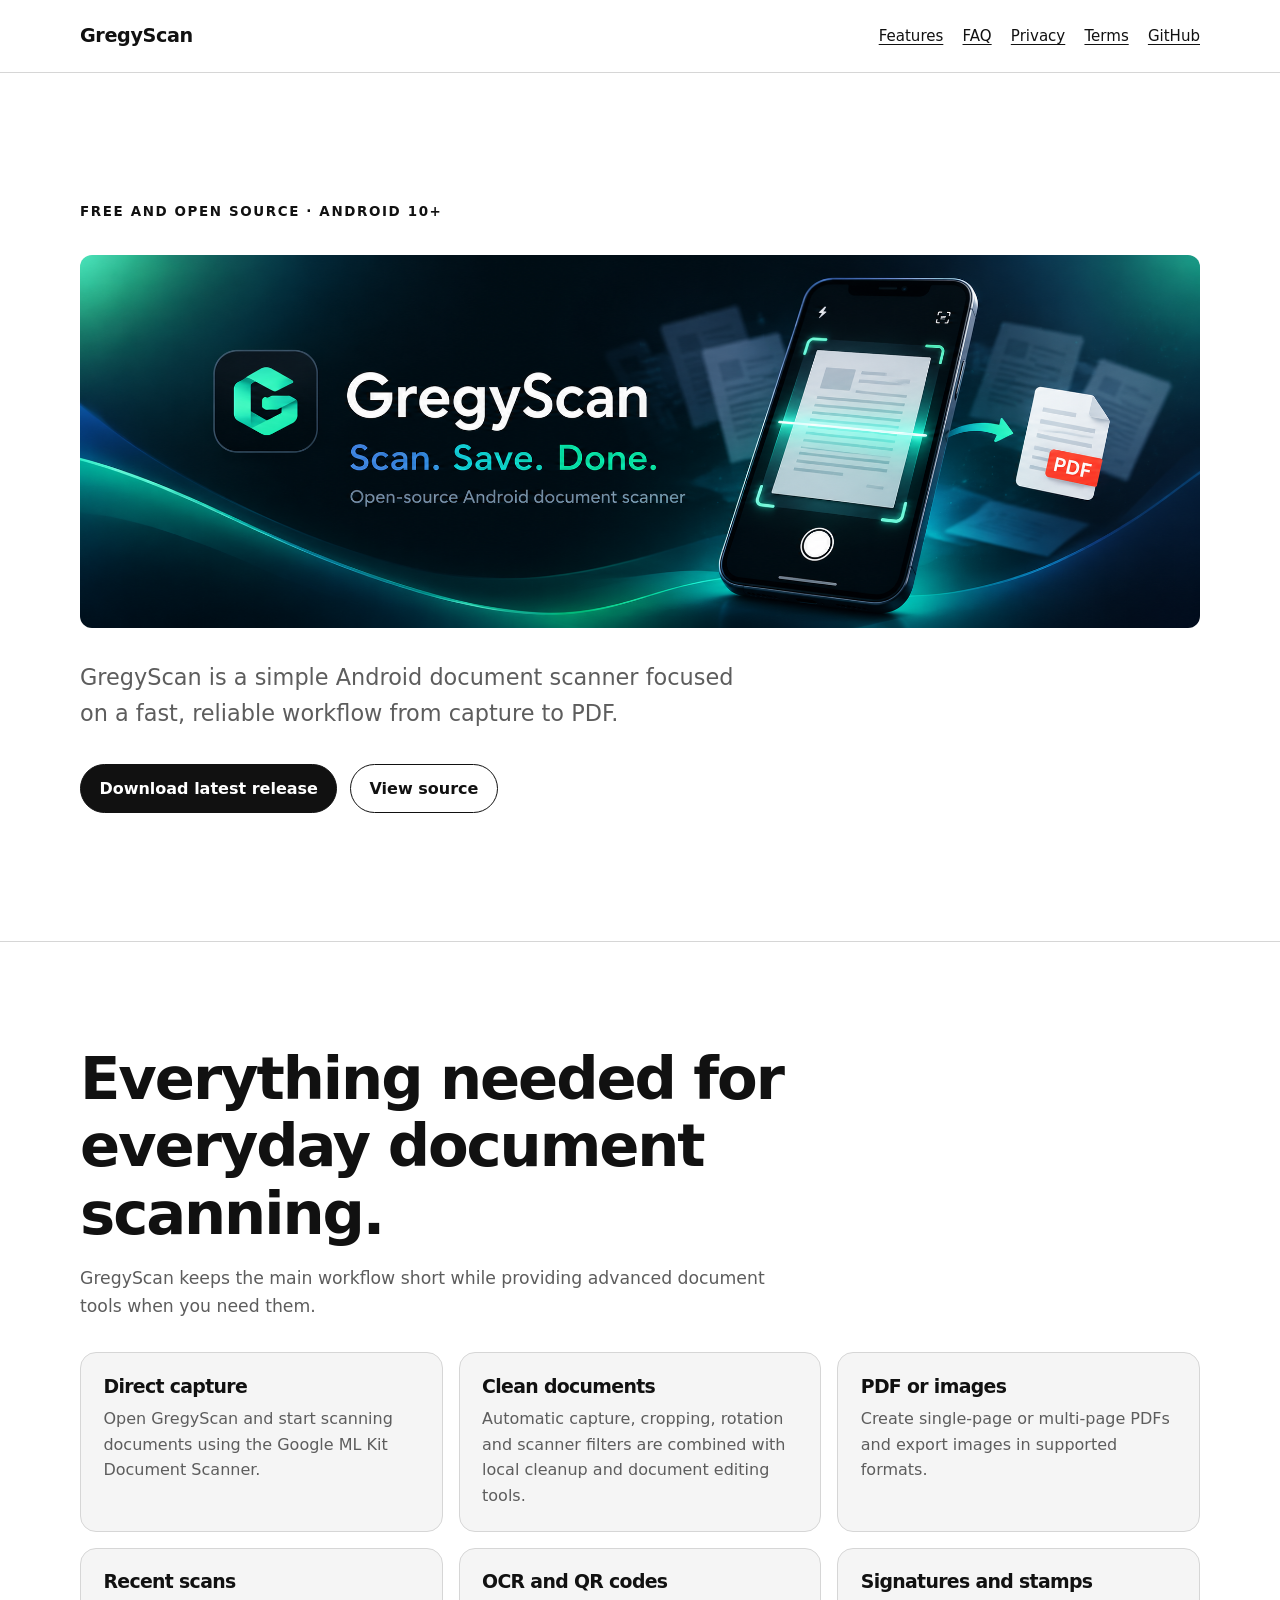
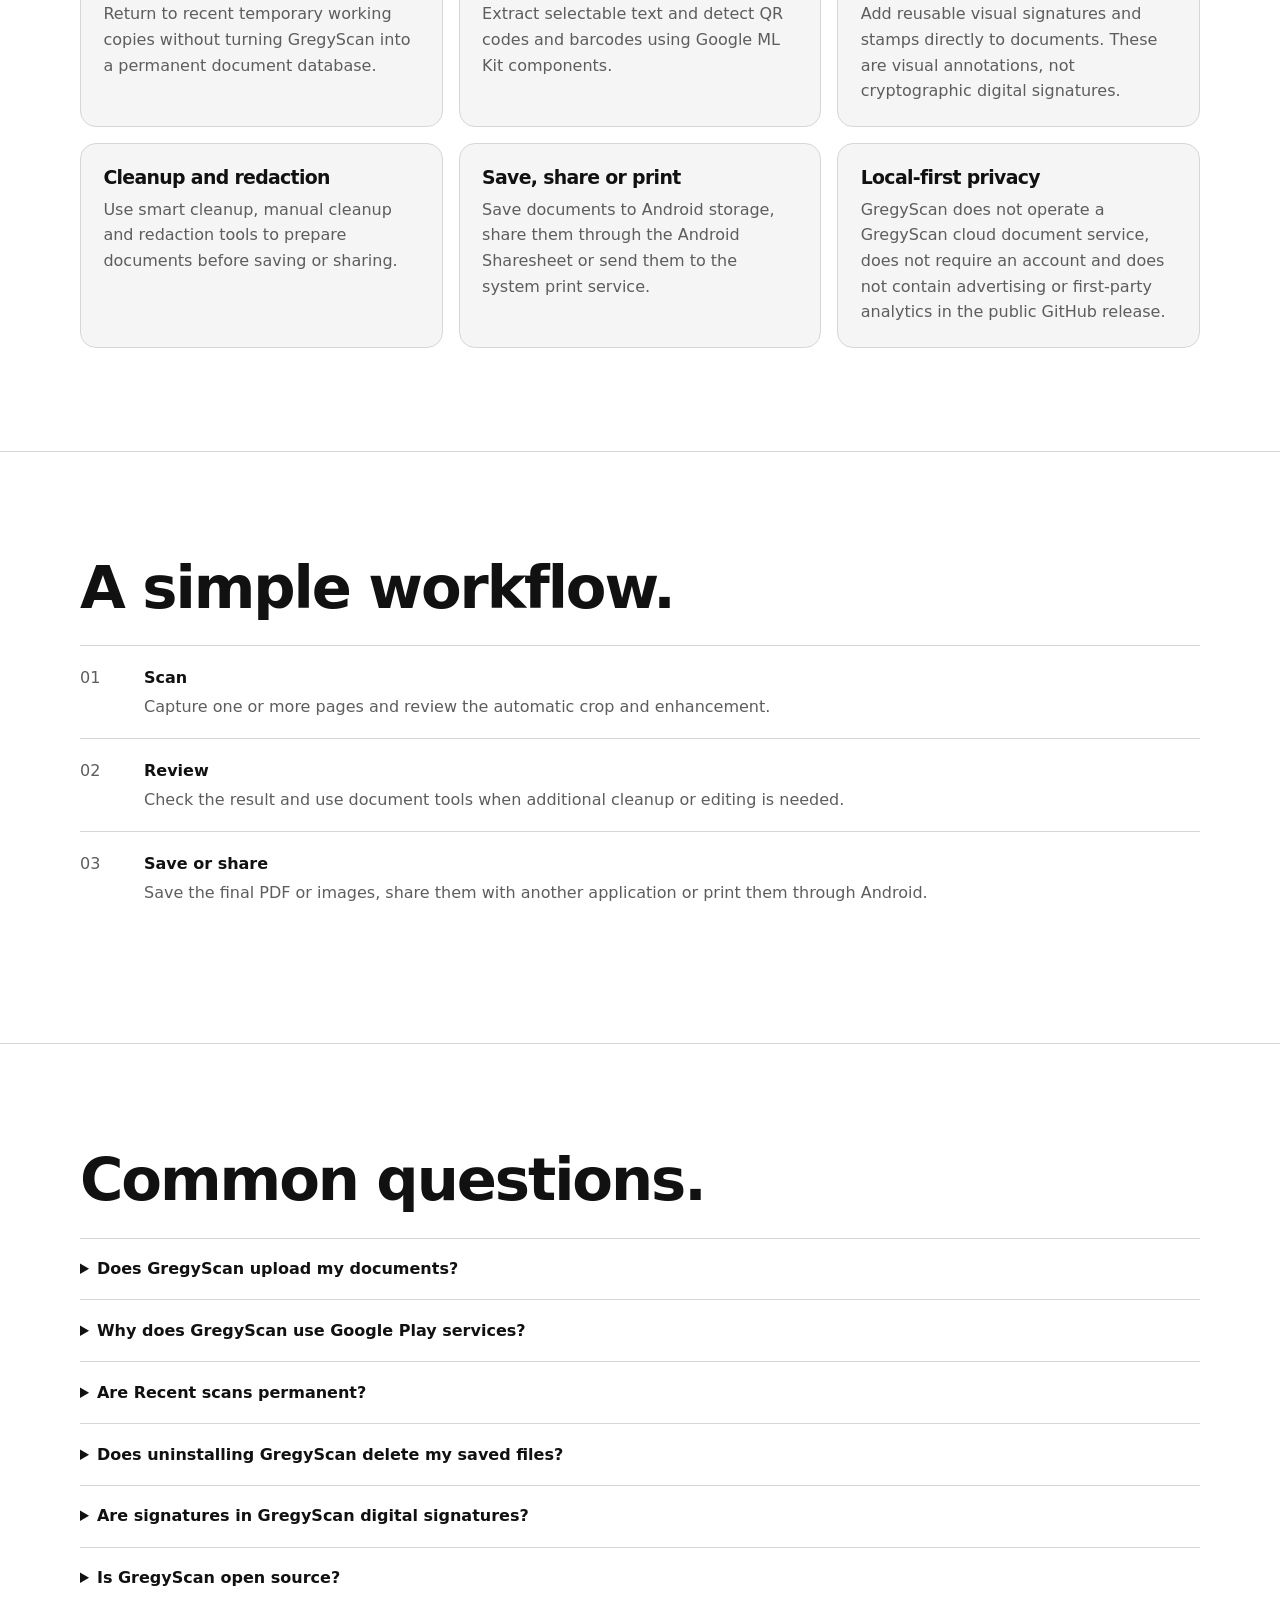
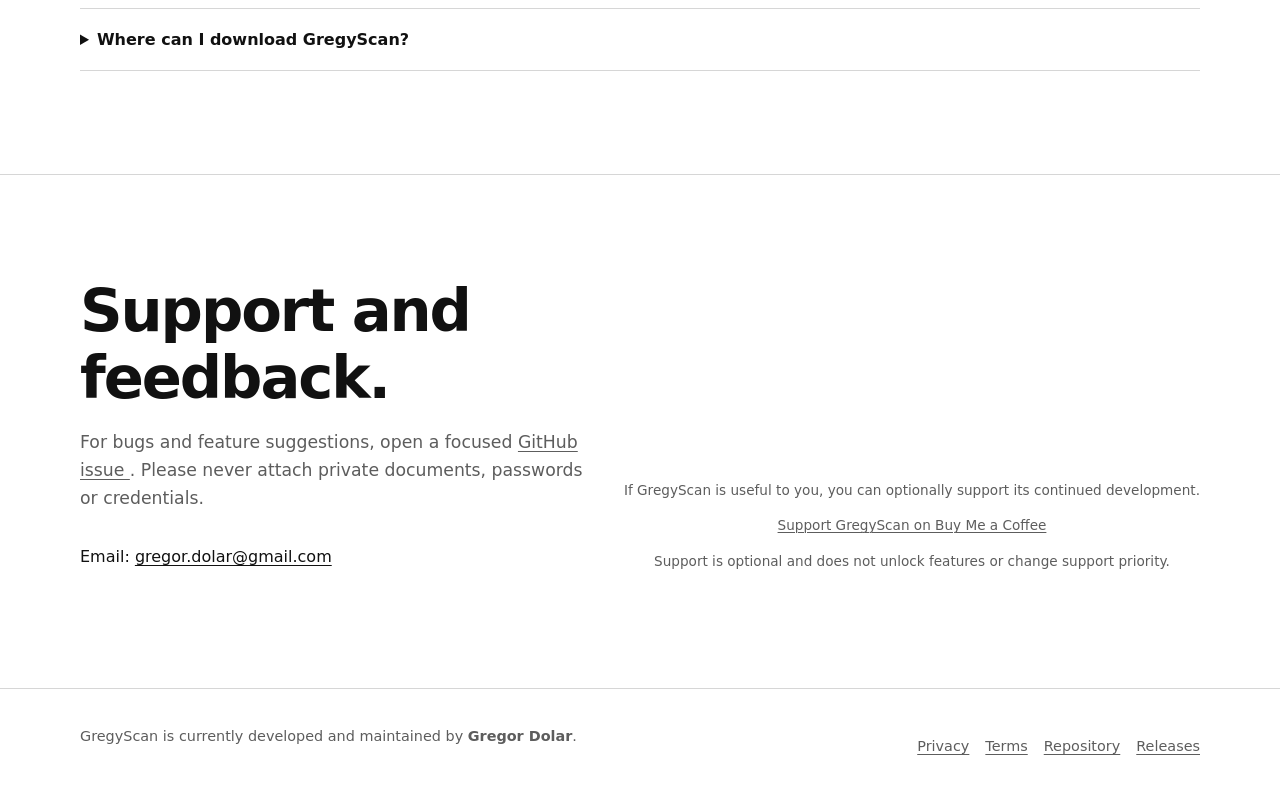
<file: docs/index.html>
<!doctype html>
<html lang="en">
<head>
  <meta charset="utf-8">
  <meta name="viewport" content="width=device-width, initial-scale=1">
  <meta name="description" content="GregyScan is a free and open-source Android document scanner for fast local PDF capture, saving, sharing and printing.">
  <title>GregyScan — Scan. Save. Done.</title>
  <link rel="stylesheet" href="assets/site.css">
</head>

<body>
  <a class="skip-link" href="#main">Skip to content</a>

  <header class="site-header">
    <nav class="nav" aria-label="Primary navigation">
      <a class="brand" href="index.html" aria-current="page">GregyScan</a>

      <div class="nav-links">
        <a href="#features">Features</a>
        <a href="#faq">FAQ</a>
        <a href="privacy.html">Privacy</a>
        <a href="terms.html">Terms</a>
        <a href="https://github.com/GregorDolar/GregyScan">GitHub</a>
      </div>
    </nav>
  </header>

  <main id="main" tabindex="-1">

    <section class="hero">
      <div class="container">
        <p class="eyebrow">Free and open source · Android 10+</p>

        <img
          class="hero-cover"
          src="images/gregyscan-cover.png"
          alt="GregyScan – Scan. Save. Done."
        >

        <p class="hero-copy">
          GregyScan is a simple Android document scanner focused on a fast,
          reliable workflow from capture to PDF.
        </p>

        <div class="actions">
          <a class="button" href="https://github.com/GregorDolar/GregyScan/releases/latest">
            Download latest release
          </a>

          <a class="button secondary" href="https://github.com/GregorDolar/GregyScan">
            View source
          </a>
        </div>
      </div>
    </section>

    <section class="section" id="features">
      <div class="container">
        <h2>Everything needed for everyday document scanning.</h2>

        <p class="section-intro">
          GregyScan keeps the main workflow short while providing advanced
          document tools when you need them.
        </p>

        <div class="grid">

          <article class="card">
            <h3>Direct capture</h3>
            <p>
              Open GregyScan and start scanning documents using the
              Google ML Kit Document Scanner.
            </p>
          </article>

          <article class="card">
            <h3>Clean documents</h3>
            <p>
              Automatic capture, cropping, rotation and scanner filters are
              combined with local cleanup and document editing tools.
            </p>
          </article>

          <article class="card">
            <h3>PDF or images</h3>
            <p>
              Create single-page or multi-page PDFs and export images in
              supported formats.
            </p>
          </article>

          <article class="card">
            <h3>Recent scans</h3>
            <p>
              Return to recent temporary working copies without turning
              GregyScan into a permanent document database.
            </p>
          </article>

          <article class="card">
            <h3>OCR and QR codes</h3>
            <p>
              Extract selectable text and detect QR codes and barcodes using
              Google ML Kit components.
            </p>
          </article>

          <article class="card">
            <h3>Signatures and stamps</h3>
            <p>
              Add reusable visual signatures and stamps directly to documents.
              These are visual annotations, not cryptographic digital signatures.
            </p>
          </article>

          <article class="card">
            <h3>Cleanup and redaction</h3>
            <p>
              Use smart cleanup, manual cleanup and redaction tools to prepare
              documents before saving or sharing.
            </p>
          </article>

          <article class="card">
            <h3>Save, share or print</h3>
            <p>
              Save documents to Android storage, share them through the Android
              Sharesheet or send them to the system print service.
            </p>
          </article>

          <article class="card">
            <h3>Local-first privacy</h3>
            <p>
              GregyScan does not operate a GregyScan cloud document service,
              does not require an account and does not contain advertising or
              first-party analytics in the public GitHub release.
            </p>
          </article>

        </div>
      </div>
    </section>

    <section class="section">
      <div class="container">
        <h2>A simple workflow.</h2>

        <ol class="steps">
          <li>
            <div>
              <strong>Scan</strong>
              <p>
                Capture one or more pages and review the automatic crop
                and enhancement.
              </p>
            </div>
          </li>

          <li>
            <div>
              <strong>Review</strong>
              <p>
                Check the result and use document tools when additional
                cleanup or editing is needed.
              </p>
            </div>
          </li>

          <li>
            <div>
              <strong>Save or share</strong>
              <p>
                Save the final PDF or images, share them with another
                application or print them through Android.
              </p>
            </div>
          </li>
        </ol>
      </div>
    </section>

    <section class="section" id="faq">
      <div class="container">
        <h2>Common questions.</h2>

        <details>
          <summary>Does GregyScan upload my documents?</summary>
          <p>
            GregyScan does not operate a GregyScan document-upload server.
            Normal scanning, PDF creation, OCR, cleanup and redaction are
            designed to run locally on the device.
            A third-party sharing application, cloud-backed Gallery or storage
            provider may upload a file after you explicitly choose that service.
            See the <a href="privacy.html">Privacy Policy</a>.
          </p>
        </details>

        <details>
          <summary>Why does GregyScan use Google Play services?</summary>
          <p>
            Google Play services provides components used by Google ML Kit,
            including the document scanner and recognition models.
            Required components may need to download or update before first use.
          </p>
        </details>

        <details>
          <summary>Are Recent scans permanent?</summary>
          <p>
            No. Recent scans are temporary working copies.
            Important documents should always be explicitly saved to a permanent
            destination selected by the user.
          </p>
        </details>

        <details>
          <summary>Does uninstalling GregyScan delete my saved files?</summary>
          <p>
            Uninstalling GregyScan removes its private application data.
            Files already exported to shared storage or a user-selected folder
            are not normally removed with the application.
          </p>
        </details>

        <details>
          <summary>Are signatures in GregyScan digital signatures?</summary>
          <p>
            No. GregyScan signatures and stamps are visual image annotations.
            They do not cryptographically verify identity, authorization or
            document authenticity.
          </p>
        </details>

        <details>
          <summary>Is GregyScan open source?</summary>
          <p>
            Yes. GregyScan source code is publicly available on GitHub and is
            distributed under the applicable MIT license terms included in the
            repository.
          </p>
        </details>

        <details>
          <summary>Where can I download GregyScan?</summary>
          <p>
            The latest public APK is available from the
            <a href="https://github.com/GregorDolar/GregyScan/releases/latest">
              GregyScan GitHub Releases page
            </a>.
          </p>
        </details>

      </div>
    </section>

    <section class="section" id="support">
      <div class="container support-row">

        <div>
          <h2>Support and feedback.</h2>

          <p class="section-intro">
            For bugs and feature suggestions, open a focused
            <a href="https://github.com/GregorDolar/GregyScan/issues">
              GitHub issue
            </a>.
            Please never attach private documents, passwords or credentials.
          </p>

          <p>
            Email:
            <a href="mailto:gregor.dolar@gmail.com">
              gregor.dolar@gmail.com
            </a>
          </p>
        </div>

        <div class="tip">
          <p>
            If GregyScan is useful to you, you can optionally support
            its continued development.
          </p>

          <a href="https://buymeacoffee.com/gregyscan">
            Support GregyScan on Buy Me a Coffee
          </a>

          <p>
            Support is optional and does not unlock features or change
            support priority.
          </p>
        </div>

      </div>
    </section>

  </main>

  <footer class="site-footer">
    <div class="container footer-inner">

      <p>
        GregyScan is currently developed and maintained by
        <strong>Gregor Dolar</strong>.
      </p>

      <div class="footer-links">
        <a href="privacy.html">Privacy</a>
        <a href="terms.html">Terms</a>
        <a href="https://github.com/GregorDolar/GregyScan">Repository</a>
        <a href="https://github.com/GregorDolar/GregyScan/releases">Releases</a>
      </div>

    </div>
  </footer>

</body>
</html>
</file>
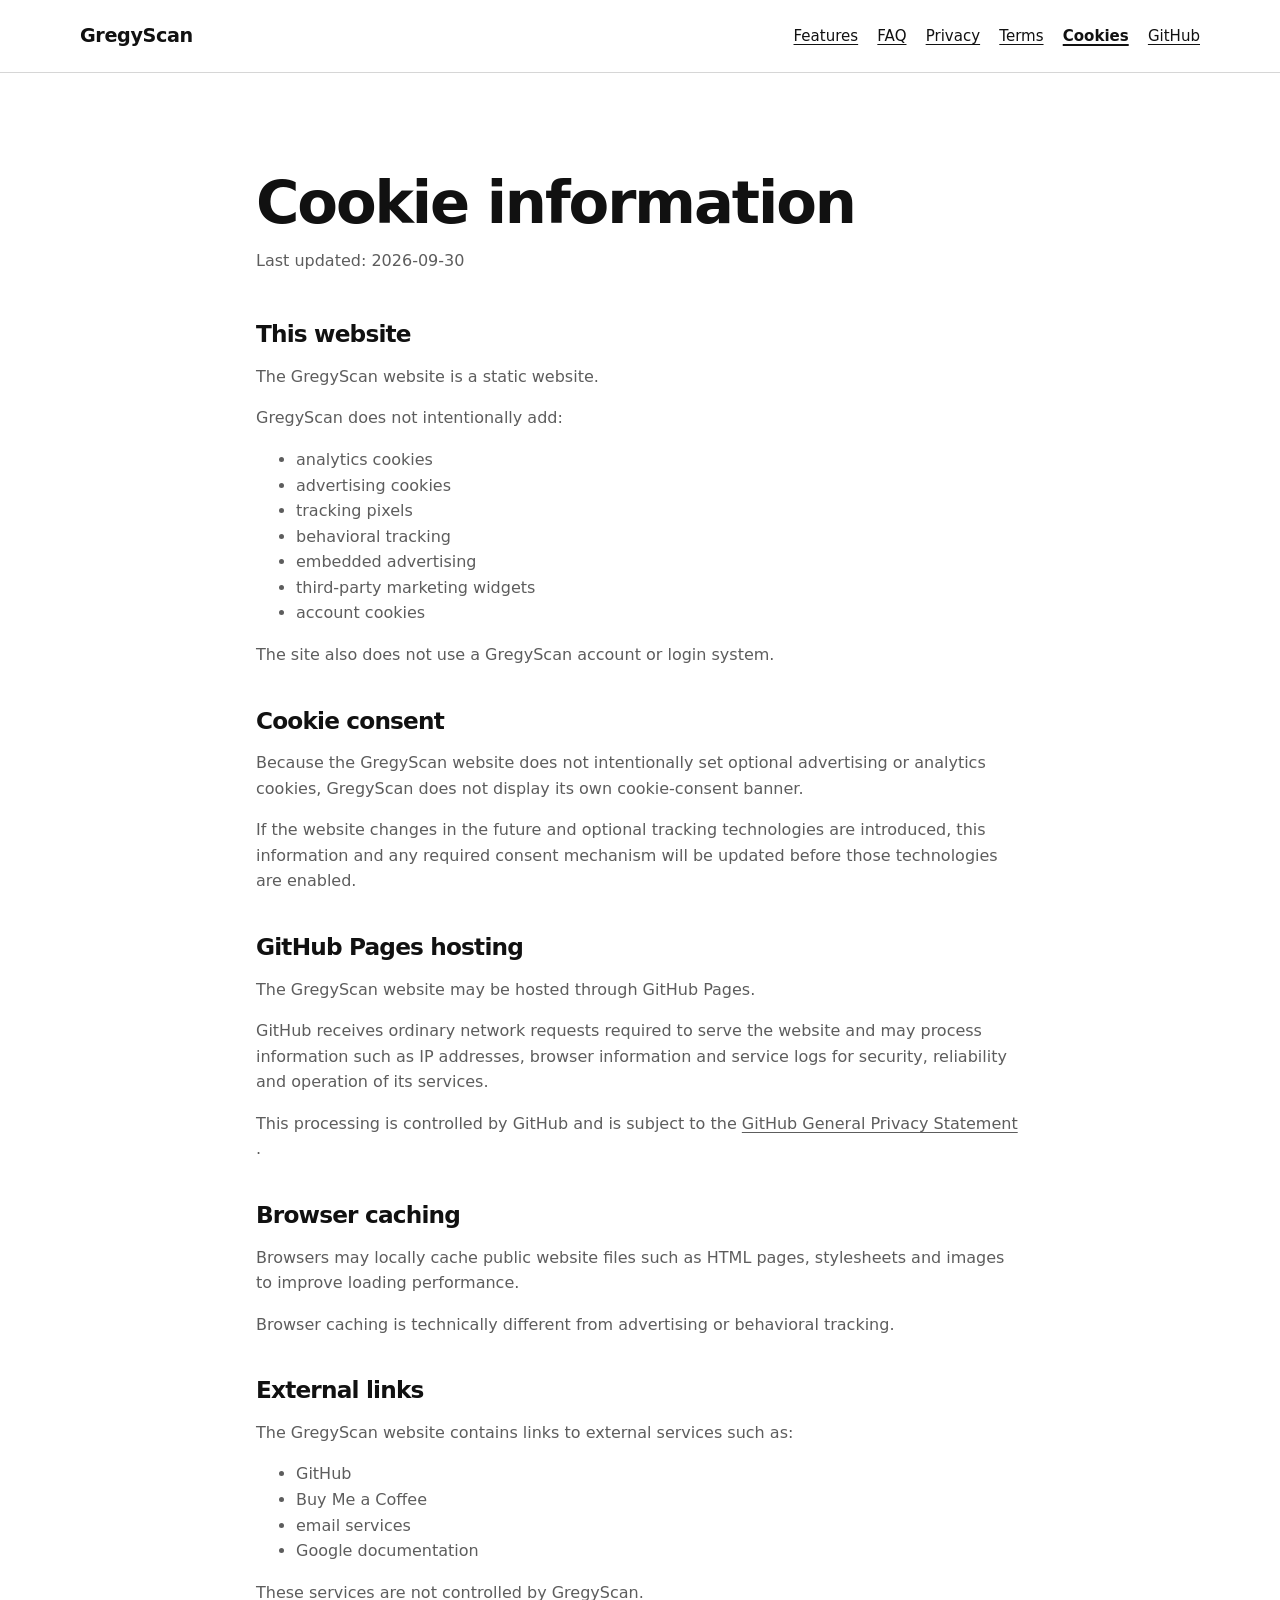
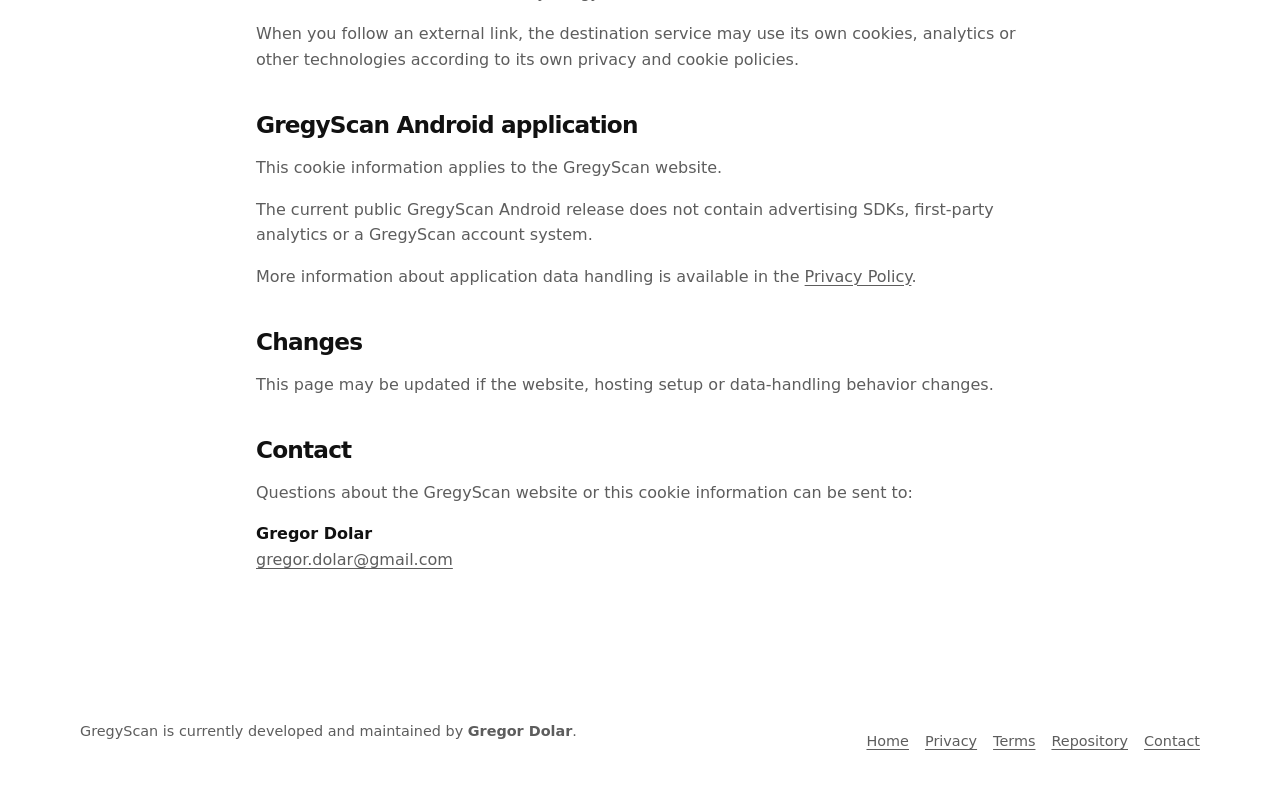
<file: docs/cookies.html>
<!doctype html>
<html lang="en">
<head>
  <meta charset="utf-8">
  <meta name="viewport" content="width=device-width, initial-scale=1">
  <meta name="description" content="Cookie information for the GregyScan website.">
  <title>Cookie information — GregyScan</title>
  <link rel="stylesheet" href="assets/site.css">
</head>

<body>
  <a class="skip-link" href="#main">Skip to content</a>

  <header class="site-header">
    <nav class="nav" aria-label="Primary navigation">
      <a class="brand" href="index.html">GregyScan</a>

      <div class="nav-links">
        <a href="index.html#features">Features</a>
        <a href="index.html#faq">FAQ</a>
        <a href="privacy.html">Privacy</a>
        <a href="terms.html">Terms</a>
        <a href="cookies.html" aria-current="page">Cookies</a>
        <a href="https://github.com/GregorDolar/GregyScan">GitHub</a>
      </div>
    </nav>
  </header>

  <main id="main" class="policy" tabindex="-1">

    <h1>Cookie information</h1>

    <p class="updated">Last updated: 2026-09-30</p>

    <h2>This website</h2>

    <p>
      The GregyScan website is a static website.
    </p>

    <p>
      GregyScan does not intentionally add:
    </p>

    <ul>
      <li>analytics cookies</li>
      <li>advertising cookies</li>
      <li>tracking pixels</li>
      <li>behavioral tracking</li>
      <li>embedded advertising</li>
      <li>third-party marketing widgets</li>
      <li>account cookies</li>
    </ul>

    <p>
      The site also does not use a GregyScan account or login system.
    </p>

    <h2>Cookie consent</h2>

    <p>
      Because the GregyScan website does not intentionally set optional
      advertising or analytics cookies, GregyScan does not display its own
      cookie-consent banner.
    </p>

    <p>
      If the website changes in the future and optional tracking technologies
      are introduced, this information and any required consent mechanism will
      be updated before those technologies are enabled.
    </p>

    <h2>GitHub Pages hosting</h2>

    <p>
      The GregyScan website may be hosted through GitHub Pages.
    </p>

    <p>
      GitHub receives ordinary network requests required to serve the website
      and may process information such as IP addresses, browser information and
      service logs for security, reliability and operation of its services.
    </p>

    <p>
      This processing is controlled by GitHub and is subject to the
      <a href="https://docs.github.com/en/site-policy/privacy-policies/github-general-privacy-statement">
        GitHub General Privacy Statement
      </a>.
    </p>

    <h2>Browser caching</h2>

    <p>
      Browsers may locally cache public website files such as HTML pages,
      stylesheets and images to improve loading performance.
    </p>

    <p>
      Browser caching is technically different from advertising or behavioral
      tracking.
    </p>

    <h2>External links</h2>

    <p>
      The GregyScan website contains links to external services such as:
    </p>

    <ul>
      <li>GitHub</li>
      <li>Buy Me a Coffee</li>
      <li>email services</li>
      <li>Google documentation</li>
    </ul>

    <p>
      These services are not controlled by GregyScan.
    </p>

    <p>
      When you follow an external link, the destination service may use its own
      cookies, analytics or other technologies according to its own privacy and
      cookie policies.
    </p>

    <h2>GregyScan Android application</h2>

    <p>
      This cookie information applies to the GregyScan website.
    </p>

    <p>
      The current public GregyScan Android release does not contain advertising
      SDKs, first-party analytics or a GregyScan account system.
    </p>

    <p>
      More information about application data handling is available in the
      <a href="privacy.html">Privacy Policy</a>.
    </p>

    <h2>Changes</h2>

    <p>
      This page may be updated if the website, hosting setup or data-handling
      behavior changes.
    </p>

    <h2>Contact</h2>

    <p>
      Questions about the GregyScan website or this cookie information can be
      sent to:
    </p>

    <p>
      <strong>Gregor Dolar</strong><br>
      <a href="mailto:gregor.dolar@gmail.com">
        gregor.dolar@gmail.com
      </a>
    </p>

  </main>

  <footer class="site-footer">
    <div class="container footer-inner">

      <p>
        GregyScan is currently developed and maintained by
        <strong>Gregor Dolar</strong>.
      </p>

      <div class="footer-links">
        <a href="index.html">Home</a>
        <a href="privacy.html">Privacy</a>
        <a href="terms.html">Terms</a>
        <a href="https://github.com/GregorDolar/GregyScan">Repository</a>
        <a href="mailto:gregor.dolar@gmail.com">Contact</a>
      </div>

    </div>
  </footer>

</body>
</html>
</file>
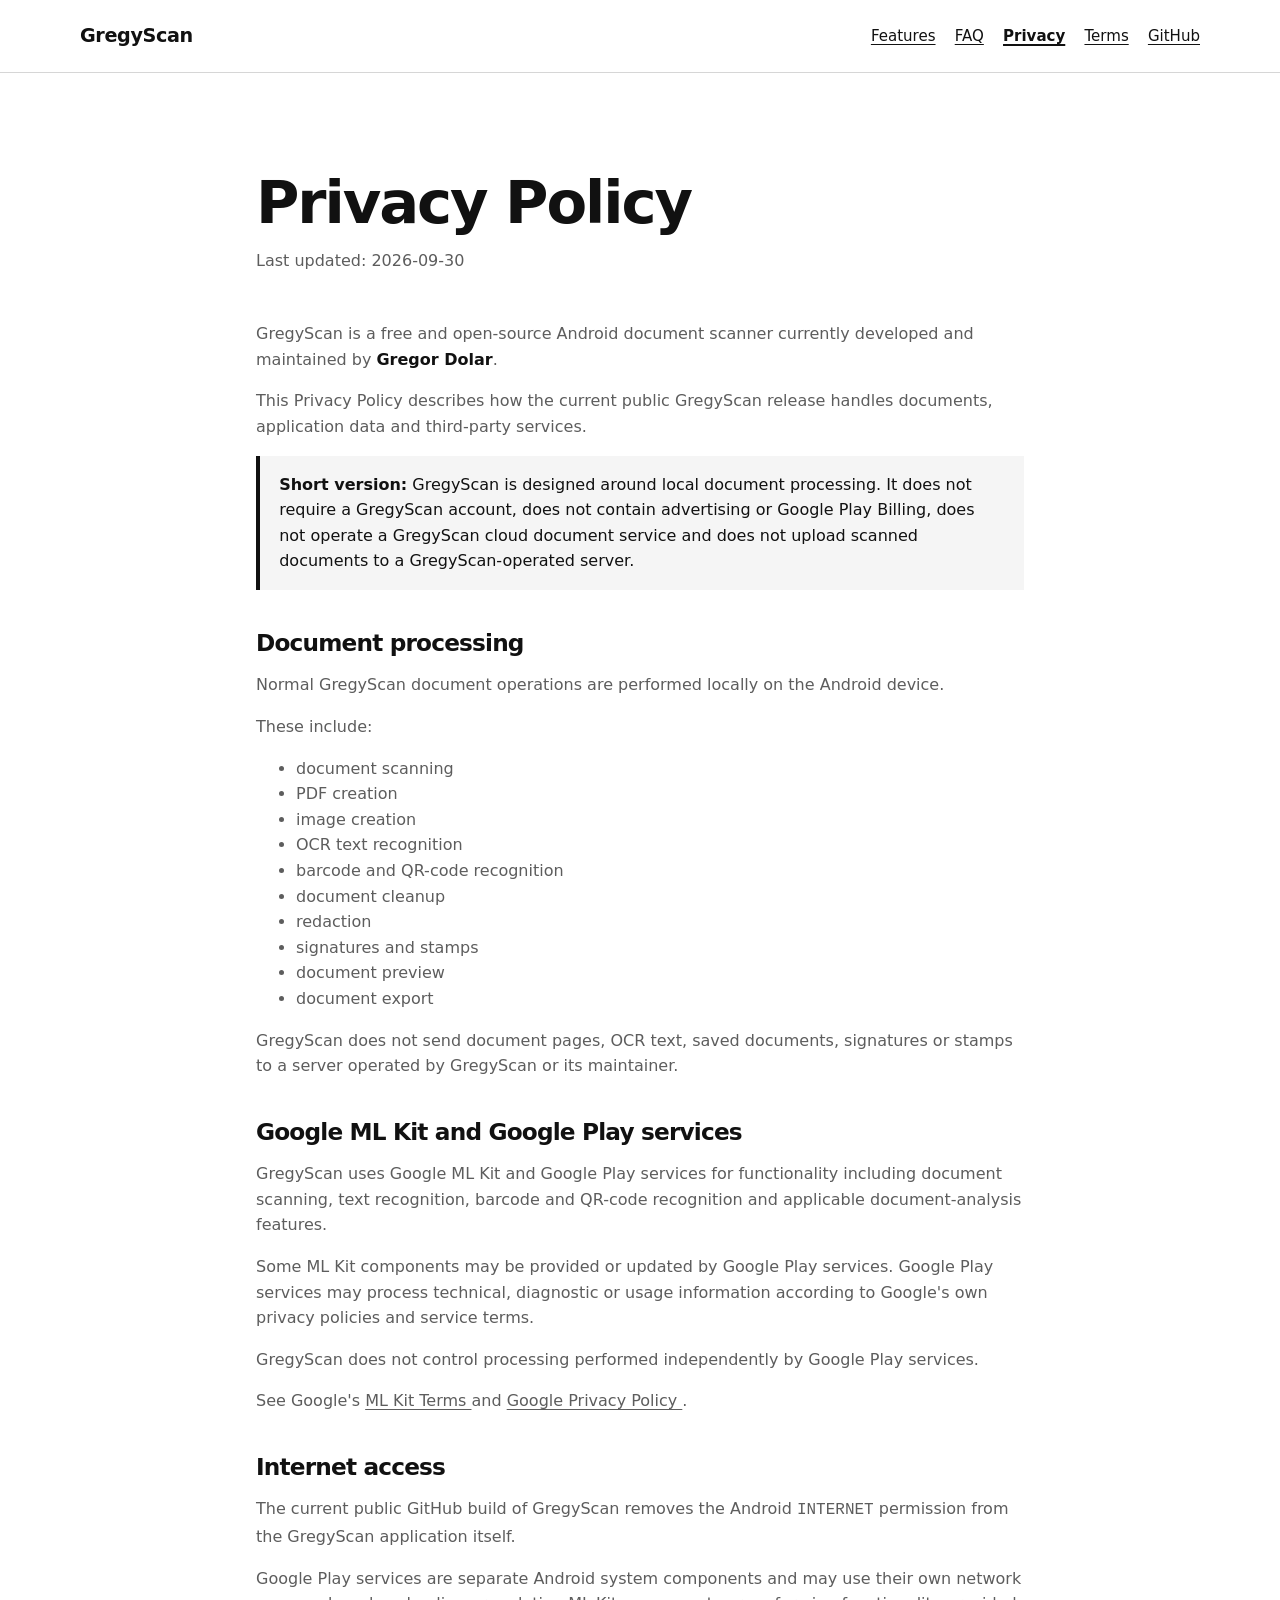
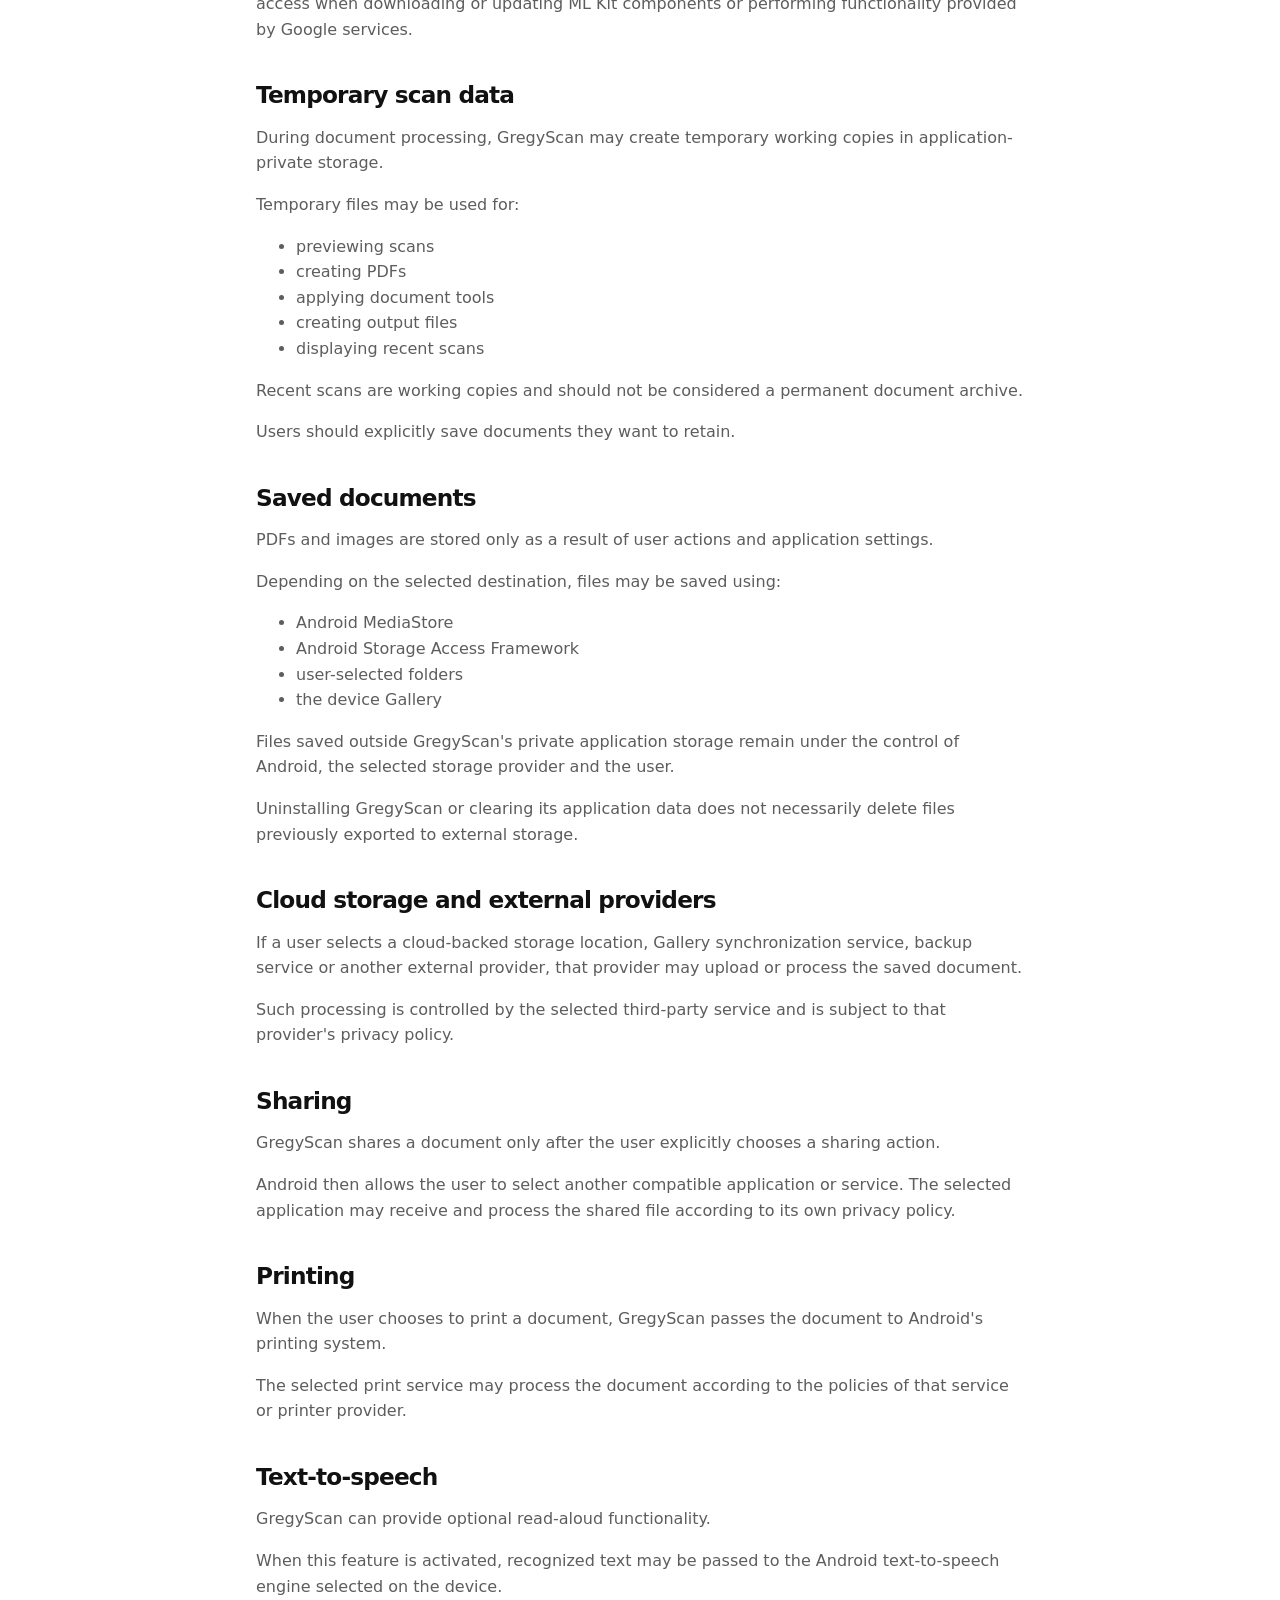
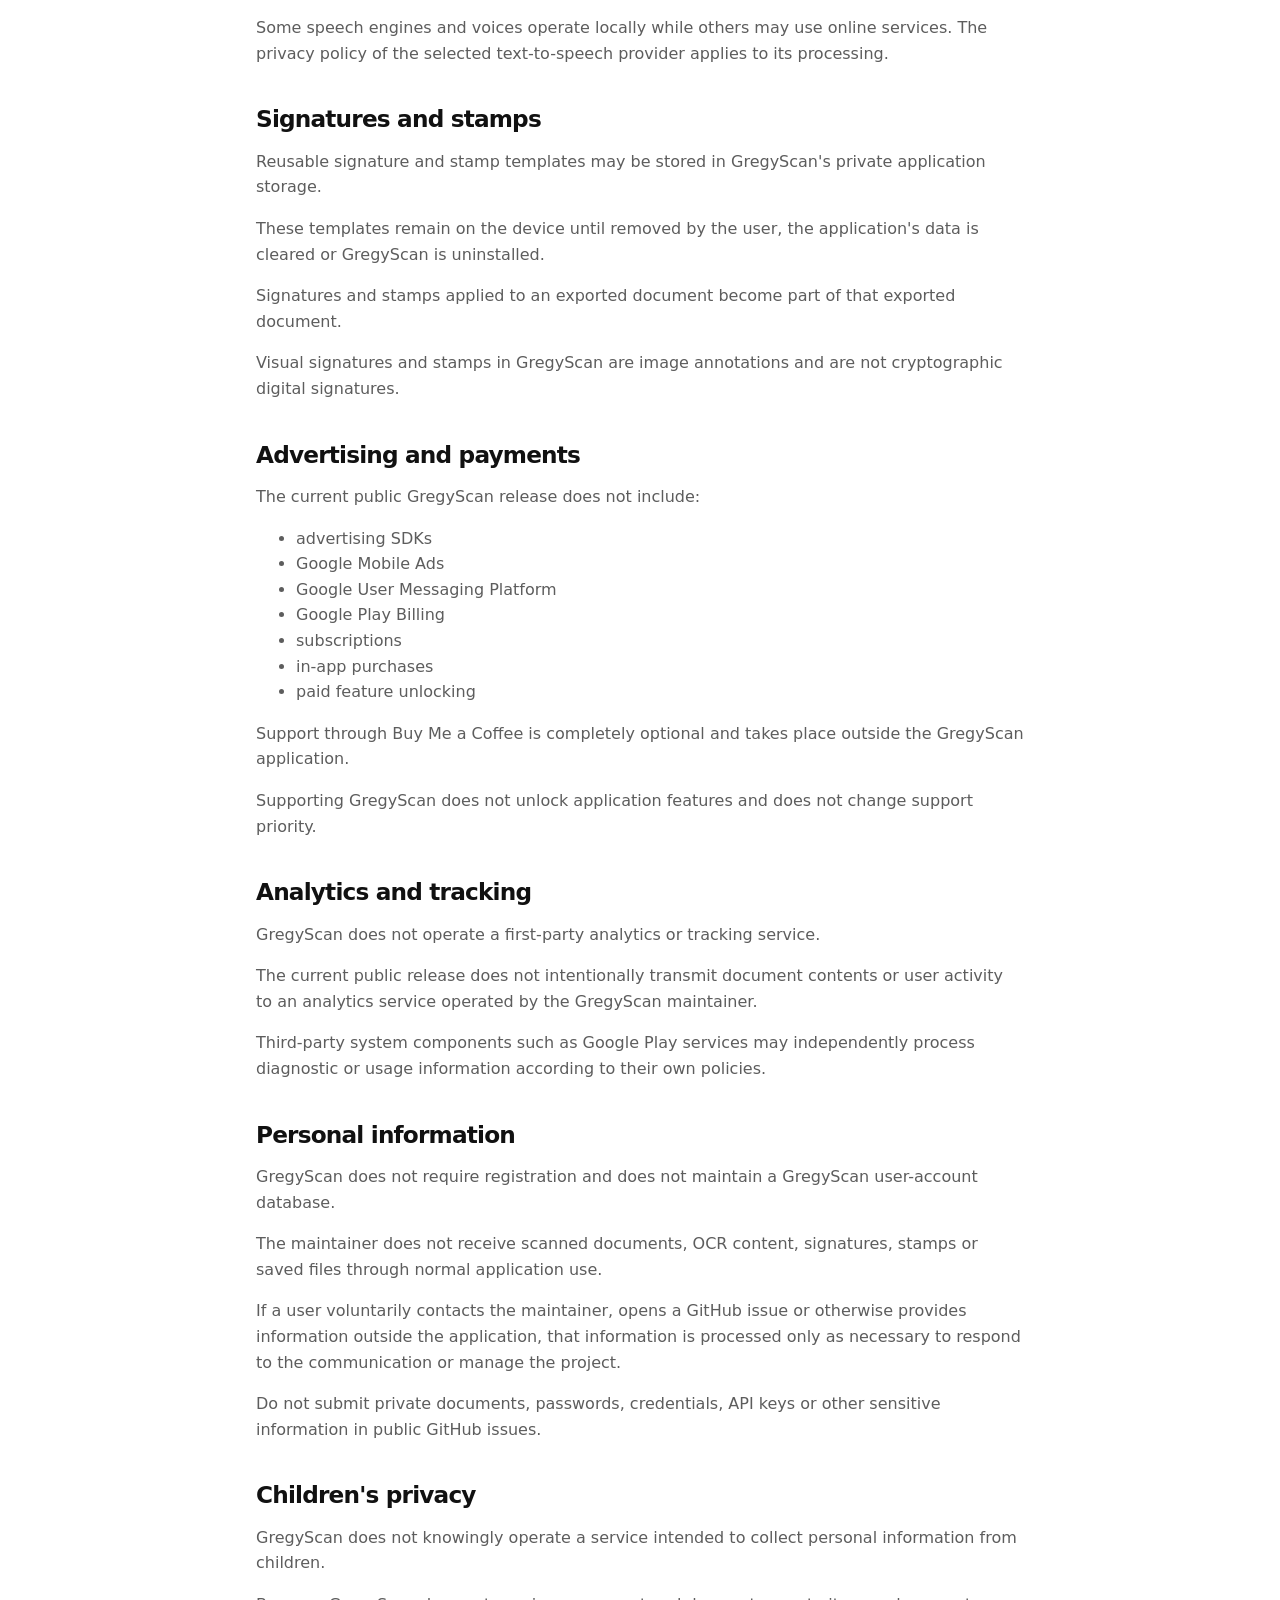
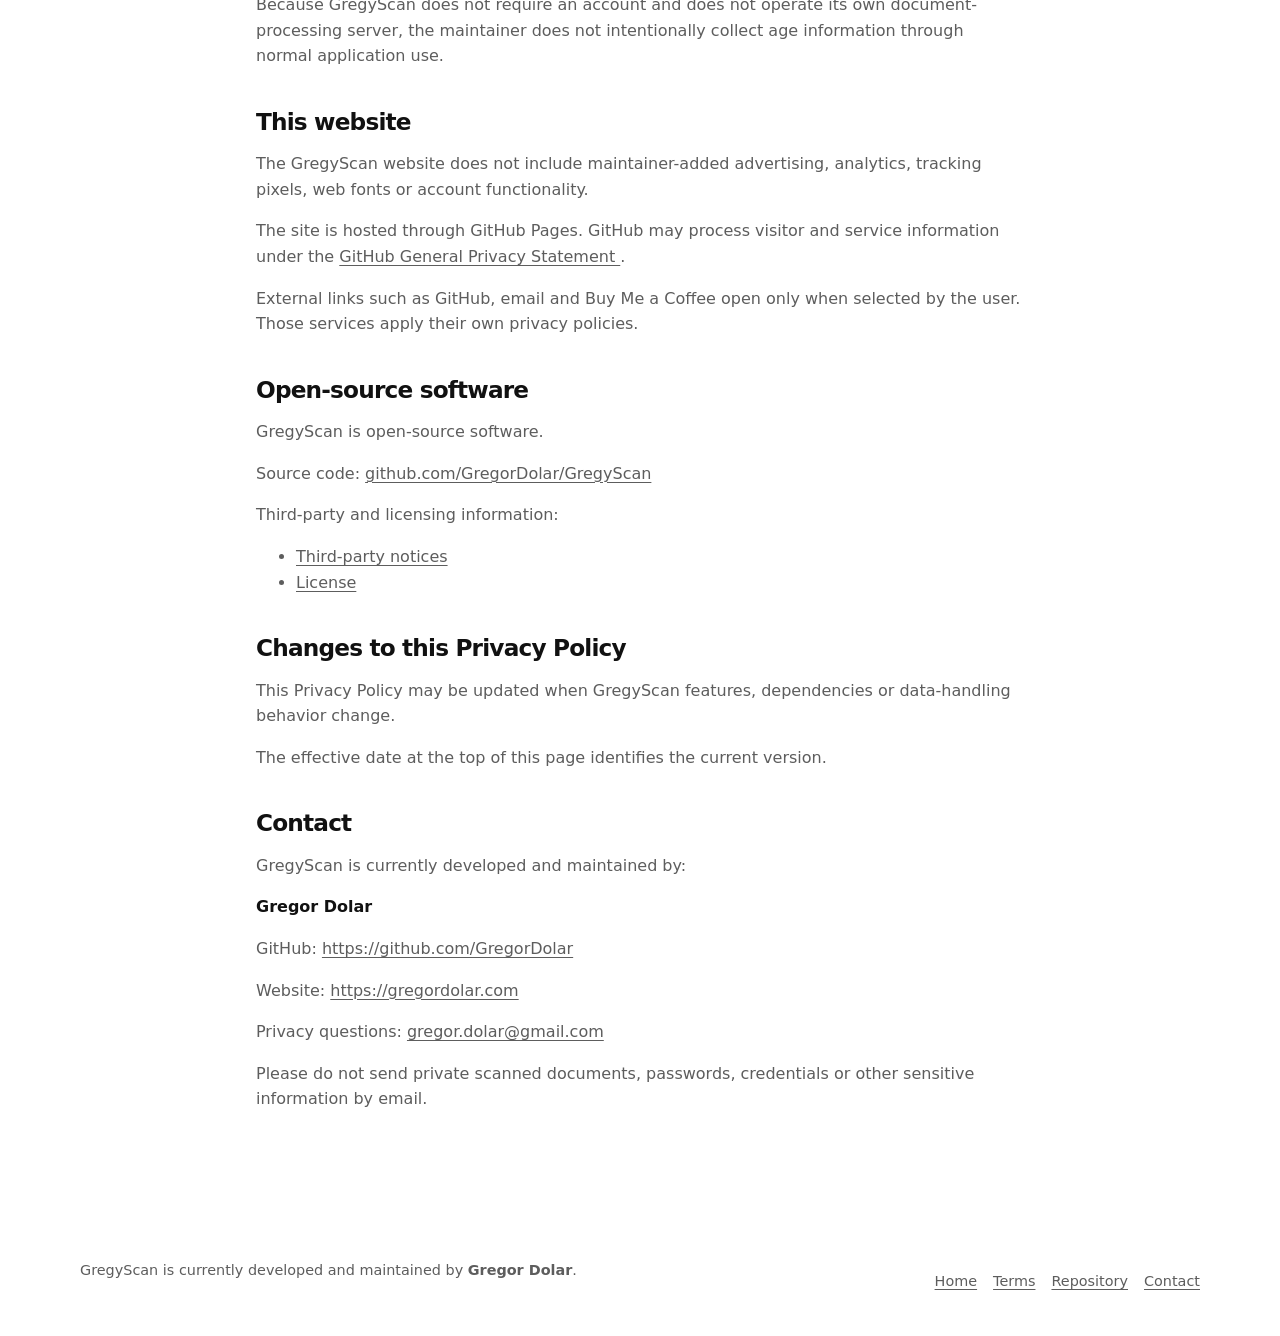
<file: docs/privacy.html>
<!doctype html>
<html lang="en">
<head>
  <meta charset="utf-8">
  <meta name="viewport" content="width=device-width, initial-scale=1">
  <meta name="description" content="Privacy Policy for the GregyScan Android document scanner and GregyScan website.">
  <title>Privacy Policy — GregyScan</title>
  <link rel="stylesheet" href="assets/site.css">
</head>

<body>
  <a class="skip-link" href="#main">Skip to content</a>

  <header class="site-header">
    <nav class="nav" aria-label="Primary navigation">
      <a class="brand" href="index.html">GregyScan</a>

      <div class="nav-links">
        <a href="index.html#features">Features</a>
        <a href="index.html#faq">FAQ</a>
        <a href="privacy.html" aria-current="page">Privacy</a>
        <a href="terms.html">Terms</a>
        <a href="https://github.com/GregorDolar/GregyScan">GitHub</a>
      </div>
    </nav>
  </header>

  <main id="main" class="policy" tabindex="-1">

    <h1>Privacy Policy</h1>

    <p class="updated">Last updated: 2026-09-30</p>

    <p>
      GregyScan is a free and open-source Android document scanner currently
      developed and maintained by <strong>Gregor Dolar</strong>.
    </p>

    <p>
      This Privacy Policy describes how the current public GregyScan release
      handles documents, application data and third-party services.
    </p>

    <div class="notice">
      <strong>Short version:</strong>
      GregyScan is designed around local document processing. It does not
      require a GregyScan account, does not contain advertising or Google Play
      Billing, does not operate a GregyScan cloud document service and does not
      upload scanned documents to a GregyScan-operated server.
    </div>

    <h2>Document processing</h2>

    <p>
      Normal GregyScan document operations are performed locally on the Android
      device.
    </p>

    <p>These include:</p>

    <ul>
      <li>document scanning</li>
      <li>PDF creation</li>
      <li>image creation</li>
      <li>OCR text recognition</li>
      <li>barcode and QR-code recognition</li>
      <li>document cleanup</li>
      <li>redaction</li>
      <li>signatures and stamps</li>
      <li>document preview</li>
      <li>document export</li>
    </ul>

    <p>
      GregyScan does not send document pages, OCR text, saved documents,
      signatures or stamps to a server operated by GregyScan or its maintainer.
    </p>

    <h2>Google ML Kit and Google Play services</h2>

    <p>
      GregyScan uses Google ML Kit and Google Play services for functionality
      including document scanning, text recognition, barcode and QR-code
      recognition and applicable document-analysis features.
    </p>

    <p>
      Some ML Kit components may be provided or updated by Google Play services.
      Google Play services may process technical, diagnostic or usage
      information according to Google's own privacy policies and service terms.
    </p>

    <p>
      GregyScan does not control processing performed independently by Google
      Play services.
    </p>

    <p>
      See Google's
      <a href="https://developers.google.com/ml-kit/terms">
        ML Kit Terms
      </a>
      and
      <a href="https://policies.google.com/privacy">
        Google Privacy Policy
      </a>.
    </p>

    <h2>Internet access</h2>

    <p>
      The current public GitHub build of GregyScan removes the Android
      <code>INTERNET</code> permission from the GregyScan application itself.
    </p>

    <p>
      Google Play services are separate Android system components and may use
      their own network access when downloading or updating ML Kit components or
      performing functionality provided by Google services.
    </p>

    <h2>Temporary scan data</h2>

    <p>
      During document processing, GregyScan may create temporary working copies
      in application-private storage.
    </p>

    <p>Temporary files may be used for:</p>

    <ul>
      <li>previewing scans</li>
      <li>creating PDFs</li>
      <li>applying document tools</li>
      <li>creating output files</li>
      <li>displaying recent scans</li>
    </ul>

    <p>
      Recent scans are working copies and should not be considered a permanent
      document archive.
    </p>

    <p>
      Users should explicitly save documents they want to retain.
    </p>

    <h2>Saved documents</h2>

    <p>
      PDFs and images are stored only as a result of user actions and
      application settings.
    </p>

    <p>Depending on the selected destination, files may be saved using:</p>

    <ul>
      <li>Android MediaStore</li>
      <li>Android Storage Access Framework</li>
      <li>user-selected folders</li>
      <li>the device Gallery</li>
    </ul>

    <p>
      Files saved outside GregyScan's private application storage remain under
      the control of Android, the selected storage provider and the user.
    </p>

    <p>
      Uninstalling GregyScan or clearing its application data does not
      necessarily delete files previously exported to external storage.
    </p>

    <h2>Cloud storage and external providers</h2>

    <p>
      If a user selects a cloud-backed storage location, Gallery synchronization
      service, backup service or another external provider, that provider may
      upload or process the saved document.
    </p>

    <p>
      Such processing is controlled by the selected third-party service and is
      subject to that provider's privacy policy.
    </p>

    <h2>Sharing</h2>

    <p>
      GregyScan shares a document only after the user explicitly chooses a
      sharing action.
    </p>

    <p>
      Android then allows the user to select another compatible application or
      service. The selected application may receive and process the shared file
      according to its own privacy policy.
    </p>

    <h2>Printing</h2>

    <p>
      When the user chooses to print a document, GregyScan passes the document
      to Android's printing system.
    </p>

    <p>
      The selected print service may process the document according to the
      policies of that service or printer provider.
    </p>

    <h2>Text-to-speech</h2>

    <p>
      GregyScan can provide optional read-aloud functionality.
    </p>

    <p>
      When this feature is activated, recognized text may be passed to the
      Android text-to-speech engine selected on the device.
    </p>

    <p>
      Some speech engines and voices operate locally while others may use online
      services. The privacy policy of the selected text-to-speech provider
      applies to its processing.
    </p>

    <h2>Signatures and stamps</h2>

    <p>
      Reusable signature and stamp templates may be stored in GregyScan's
      private application storage.
    </p>

    <p>
      These templates remain on the device until removed by the user, the
      application's data is cleared or GregyScan is uninstalled.
    </p>

    <p>
      Signatures and stamps applied to an exported document become part of that
      exported document.
    </p>

    <p>
      Visual signatures and stamps in GregyScan are image annotations and are
      not cryptographic digital signatures.
    </p>

    <h2>Advertising and payments</h2>

    <p>The current public GregyScan release does not include:</p>

    <ul>
      <li>advertising SDKs</li>
      <li>Google Mobile Ads</li>
      <li>Google User Messaging Platform</li>
      <li>Google Play Billing</li>
      <li>subscriptions</li>
      <li>in-app purchases</li>
      <li>paid feature unlocking</li>
    </ul>

    <p>
      Support through Buy Me a Coffee is completely optional and takes place
      outside the GregyScan application.
    </p>

    <p>
      Supporting GregyScan does not unlock application features and does not
      change support priority.
    </p>

    <h2>Analytics and tracking</h2>

    <p>
      GregyScan does not operate a first-party analytics or tracking service.
    </p>

    <p>
      The current public release does not intentionally transmit document
      contents or user activity to an analytics service operated by the
      GregyScan maintainer.
    </p>

    <p>
      Third-party system components such as Google Play services may
      independently process diagnostic or usage information according to their
      own policies.
    </p>

    <h2>Personal information</h2>

    <p>
      GregyScan does not require registration and does not maintain a GregyScan
      user-account database.
    </p>

    <p>
      The maintainer does not receive scanned documents, OCR content,
      signatures, stamps or saved files through normal application use.
    </p>

    <p>
      If a user voluntarily contacts the maintainer, opens a GitHub issue or
      otherwise provides information outside the application, that information
      is processed only as necessary to respond to the communication or manage
      the project.
    </p>

    <p>
      Do not submit private documents, passwords, credentials, API keys or other
      sensitive information in public GitHub issues.
    </p>

    <h2>Children's privacy</h2>

    <p>
      GregyScan does not knowingly operate a service intended to collect
      personal information from children.
    </p>

    <p>
      Because GregyScan does not require an account and does not operate its own
      document-processing server, the maintainer does not intentionally collect
      age information through normal application use.
    </p>

    <h2>This website</h2>

    <p>
      The GregyScan website does not include maintainer-added advertising,
      analytics, tracking pixels, web fonts or account functionality.
    </p>

    <p>
      The site is hosted through GitHub Pages. GitHub may process visitor and
      service information under the
      <a href="https://docs.github.com/en/site-policy/privacy-policies/github-general-privacy-statement">
        GitHub General Privacy Statement
      </a>.
    </p>

    <p>
      External links such as GitHub, email and Buy Me a Coffee open only when
      selected by the user. Those services apply their own privacy policies.
    </p>

    <h2>Open-source software</h2>

    <p>
      GregyScan is open-source software.
    </p>

    <p>
      Source code:
      <a href="https://github.com/GregorDolar/GregyScan">
        github.com/GregorDolar/GregyScan
      </a>
    </p>

    <p>Third-party and licensing information:</p>

    <ul>
      <li>
        <a href="https://github.com/GregorDolar/GregyScan/blob/main/THIRD_PARTY_NOTICES.md">
          Third-party notices
        </a>
      </li>
      <li>
        <a href="https://github.com/GregorDolar/GregyScan/blob/main/LICENSE">
          License
        </a>
      </li>
    </ul>

    <h2>Changes to this Privacy Policy</h2>

    <p>
      This Privacy Policy may be updated when GregyScan features, dependencies
      or data-handling behavior change.
    </p>

    <p>
      The effective date at the top of this page identifies the current version.
    </p>

    <h2>Contact</h2>

    <p>
      GregyScan is currently developed and maintained by:
    </p>

    <p>
      <strong>Gregor Dolar</strong>
    </p>

    <p>
      GitHub:
      <a href="https://github.com/GregorDolar">
        https://github.com/GregorDolar
      </a>
    </p>

    <p>
      Website:
      <a href="https://gregordolar.com">
        https://gregordolar.com
      </a>
    </p>

    <p>
      Privacy questions:
      <a href="mailto:gregor.dolar@gmail.com">
        gregor.dolar@gmail.com
      </a>
    </p>

    <p>
      Please do not send private scanned documents, passwords, credentials or
      other sensitive information by email.
    </p>

  </main>

  <footer class="site-footer">
    <div class="container footer-inner">

      <p>
        GregyScan is currently developed and maintained by
        <strong>Gregor Dolar</strong>.
      </p>

      <div class="footer-links">
        <a href="index.html">Home</a>
        <a href="terms.html">Terms</a>
        <a href="https://github.com/GregorDolar/GregyScan">Repository</a>
        <a href="mailto:gregor.dolar@gmail.com">Contact</a>
      </div>

    </div>
  </footer>

</body>
</html>
</file>
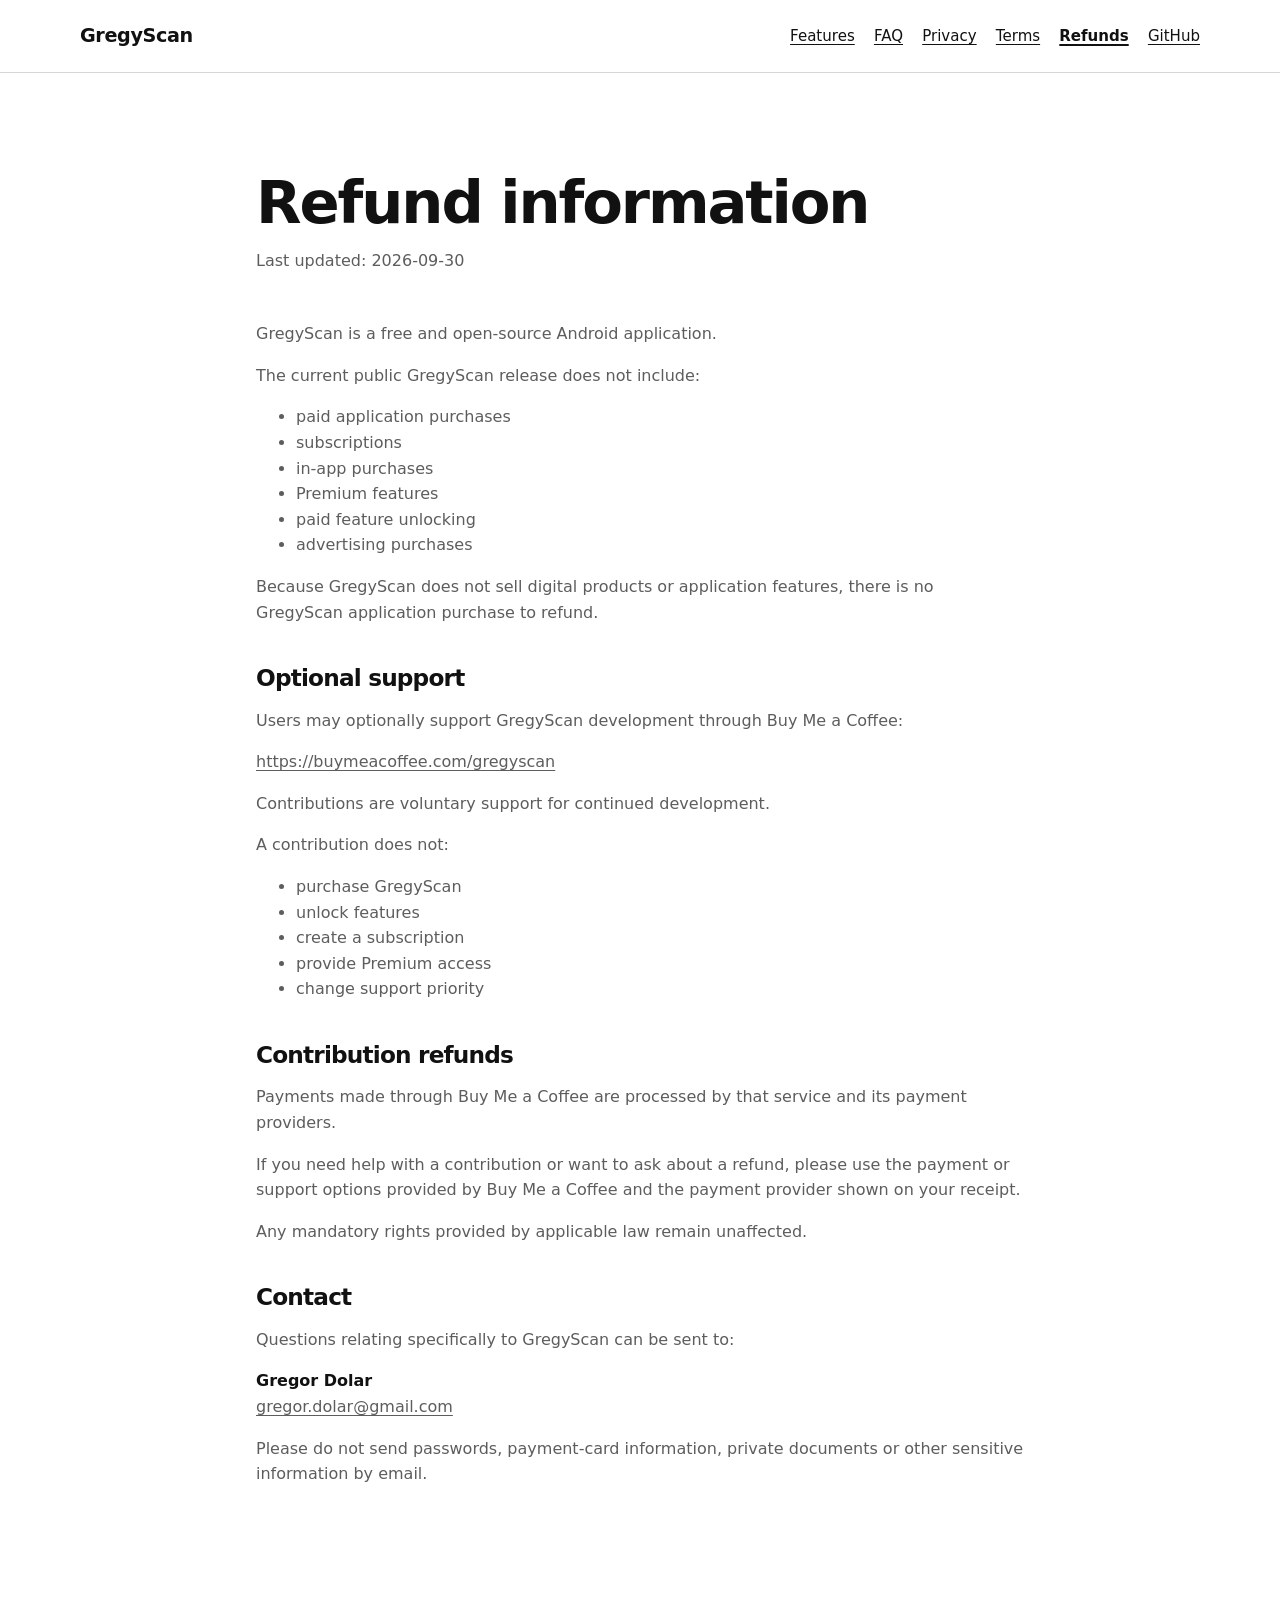
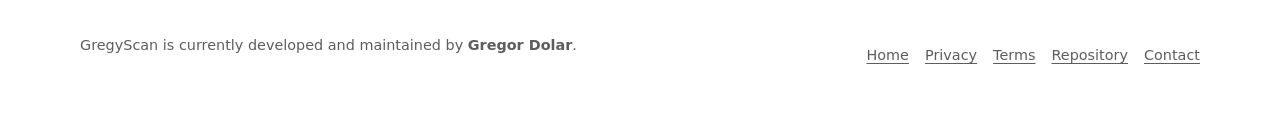
<file: docs/refunds.html>
<!doctype html>
<html lang="en">
<head>
  <meta charset="utf-8">
  <meta name="viewport" content="width=device-width, initial-scale=1">
  <meta name="description" content="Refund information for GregyScan.">
  <title>Refund information — GregyScan</title>
  <link rel="stylesheet" href="assets/site.css">
</head>

<body>
  <a class="skip-link" href="#main">Skip to content</a>

  <header class="site-header">
    <nav class="nav" aria-label="Primary navigation">
      <a class="brand" href="index.html">GregyScan</a>

      <div class="nav-links">
        <a href="index.html#features">Features</a>
        <a href="index.html#faq">FAQ</a>
        <a href="privacy.html">Privacy</a>
        <a href="terms.html">Terms</a>
        <a href="refunds.html" aria-current="page">Refunds</a>
        <a href="https://github.com/GregorDolar/GregyScan">GitHub</a>
      </div>
    </nav>
  </header>

  <main id="main" class="policy" tabindex="-1">

    <h1>Refund information</h1>

    <p class="updated">Last updated: 2026-09-30</p>

    <p>
      GregyScan is a free and open-source Android application.
    </p>

    <p>
      The current public GregyScan release does not include:
    </p>

    <ul>
      <li>paid application purchases</li>
      <li>subscriptions</li>
      <li>in-app purchases</li>
      <li>Premium features</li>
      <li>paid feature unlocking</li>
      <li>advertising purchases</li>
    </ul>

    <p>
      Because GregyScan does not sell digital products or application features,
      there is no GregyScan application purchase to refund.
    </p>

    <h2>Optional support</h2>

    <p>
      Users may optionally support GregyScan development through Buy Me a Coffee:
    </p>

    <p>
      <a href="https://buymeacoffee.com/gregyscan">
        https://buymeacoffee.com/gregyscan
      </a>
    </p>

    <p>
      Contributions are voluntary support for continued development.
    </p>

    <p>
      A contribution does not:
    </p>

    <ul>
      <li>purchase GregyScan</li>
      <li>unlock features</li>
      <li>create a subscription</li>
      <li>provide Premium access</li>
      <li>change support priority</li>
    </ul>

    <h2>Contribution refunds</h2>

    <p>
      Payments made through Buy Me a Coffee are processed by that service and
      its payment providers.
    </p>

    <p>
      If you need help with a contribution or want to ask about a refund,
      please use the payment or support options provided by Buy Me a Coffee and
      the payment provider shown on your receipt.
    </p>

    <p>
      Any mandatory rights provided by applicable law remain unaffected.
    </p>

    <h2>Contact</h2>

    <p>
      Questions relating specifically to GregyScan can be sent to:
    </p>

    <p>
      <strong>Gregor Dolar</strong><br>
      <a href="mailto:gregor.dolar@gmail.com">
        gregor.dolar@gmail.com
      </a>
    </p>

    <p>
      Please do not send passwords, payment-card information, private documents
      or other sensitive information by email.
    </p>

  </main>

  <footer class="site-footer">
    <div class="container footer-inner">

      <p>
        GregyScan is currently developed and maintained by
        <strong>Gregor Dolar</strong>.
      </p>

      <div class="footer-links">
        <a href="index.html">Home</a>
        <a href="privacy.html">Privacy</a>
        <a href="terms.html">Terms</a>
        <a href="https://github.com/GregorDolar/GregyScan">Repository</a>
        <a href="mailto:gregor.dolar@gmail.com">Contact</a>
      </div>

    </div>
  </footer>

</body>
</html>
</file>
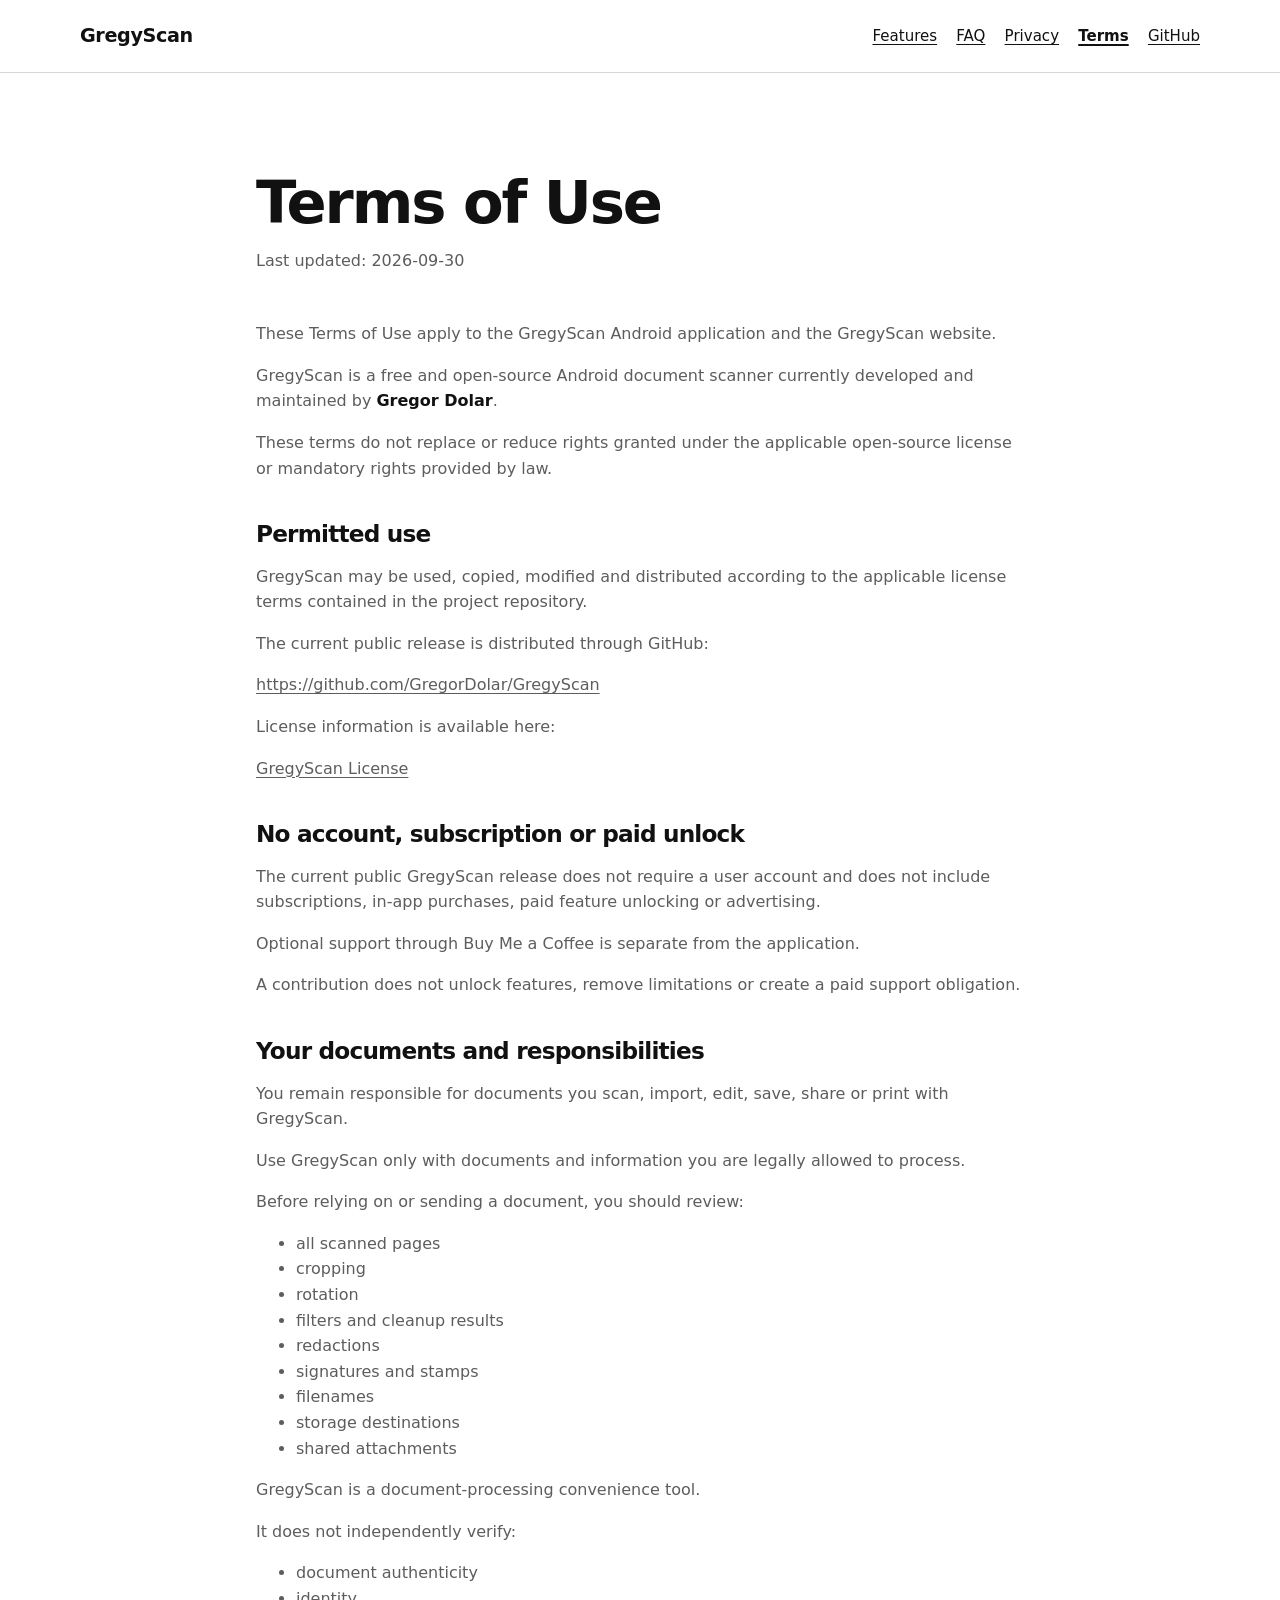
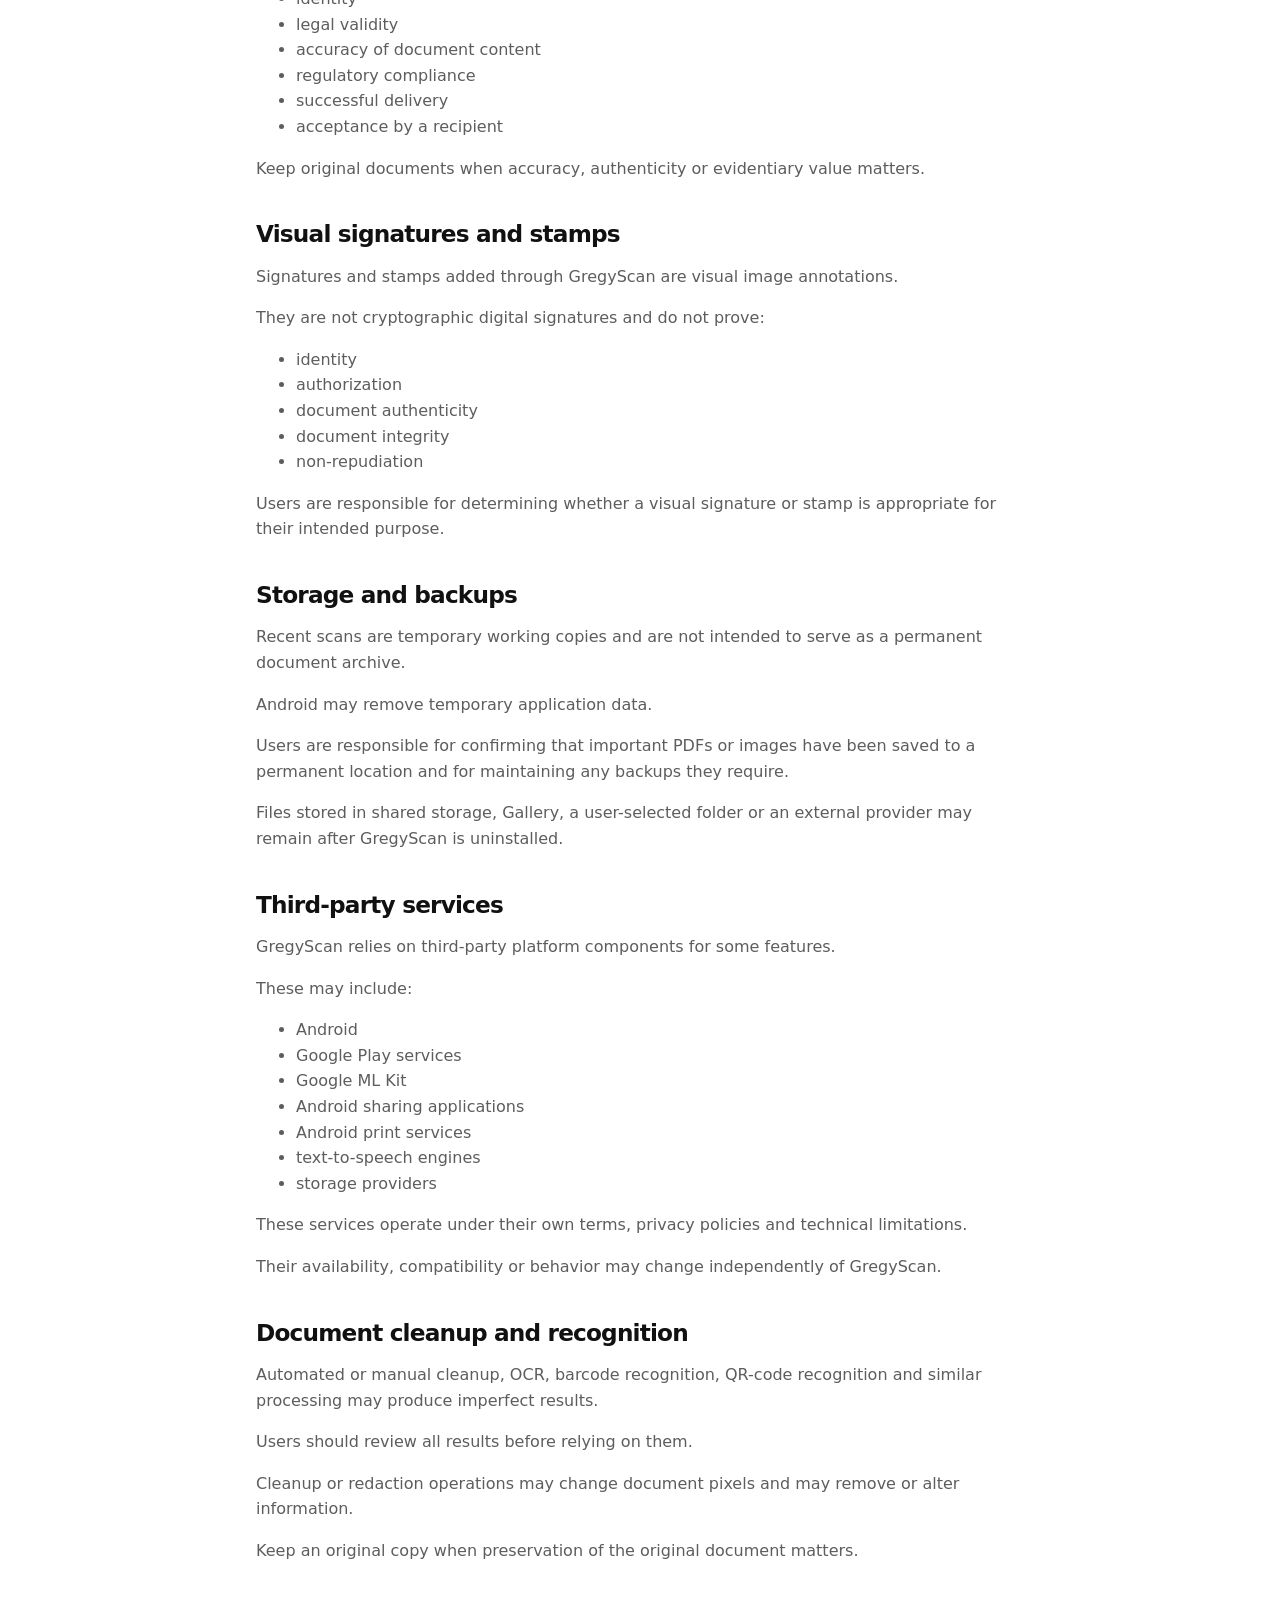
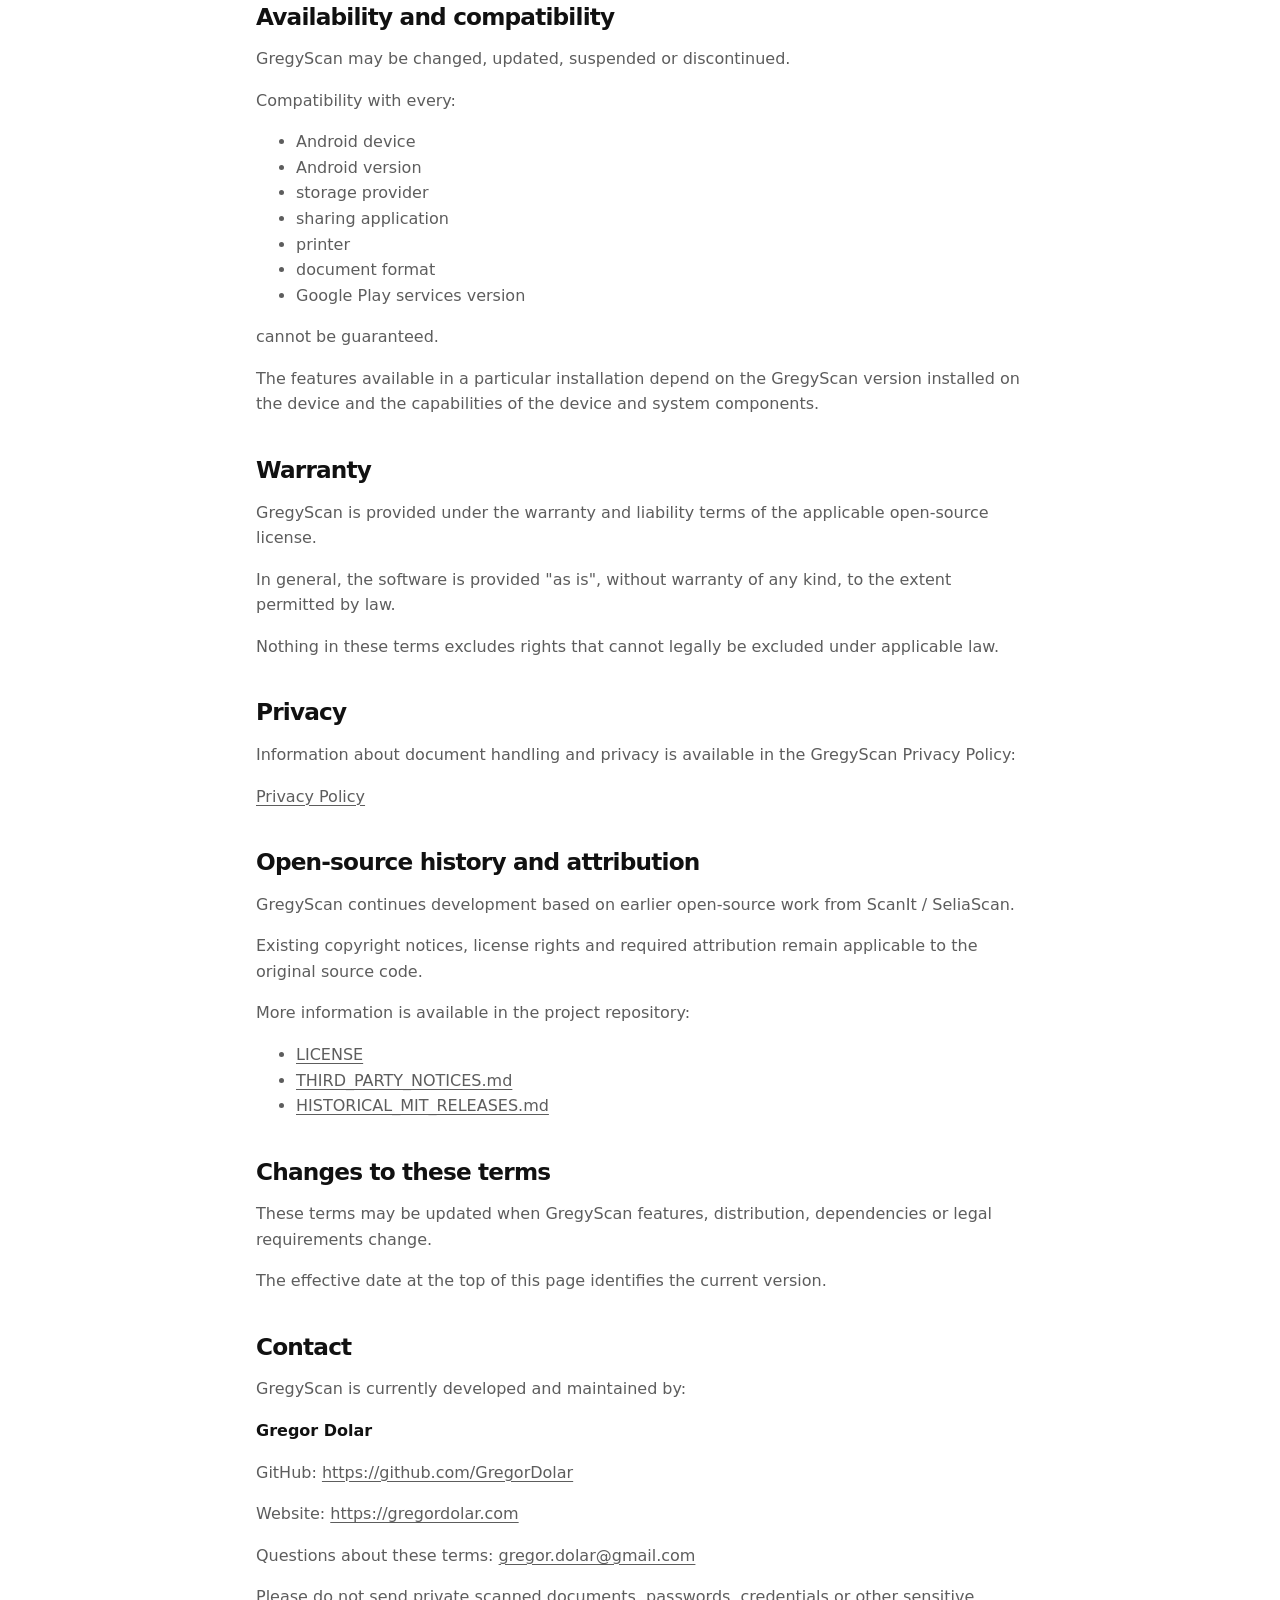
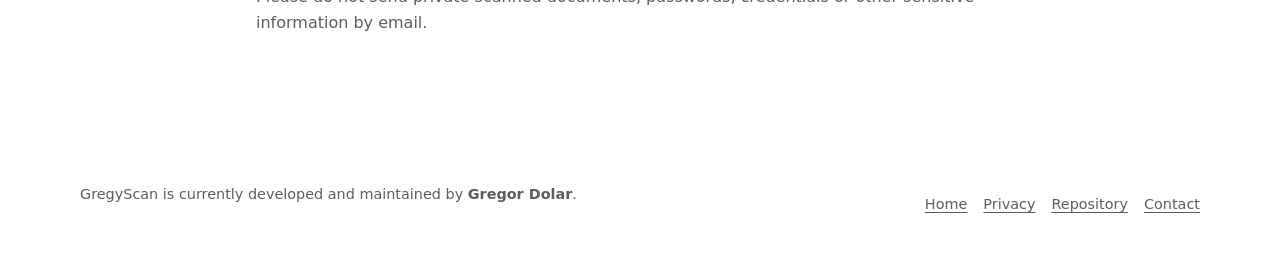
<file: docs/terms.html>
<!doctype html>
<html lang="en">
<head>
  <meta charset="utf-8">
  <meta name="viewport" content="width=device-width, initial-scale=1">
  <meta name="description" content="Terms of Use for the GregyScan Android app and website.">
  <title>Terms of Use — GregyScan</title>
  <link rel="stylesheet" href="assets/site.css">
</head>

<body>
  <a class="skip-link" href="#main">Skip to content</a>

  <header class="site-header">
    <nav class="nav" aria-label="Primary navigation">
      <a class="brand" href="index.html">GregyScan</a>

      <div class="nav-links">
        <a href="index.html#features">Features</a>
        <a href="index.html#faq">FAQ</a>
        <a href="privacy.html">Privacy</a>
        <a href="terms.html" aria-current="page">Terms</a>
        <a href="https://github.com/GregorDolar/GregyScan">GitHub</a>
      </div>
    </nav>
  </header>

  <main id="main" class="policy" tabindex="-1">

    <h1>Terms of Use</h1>

    <p class="updated">Last updated: 2026-09-30</p>

    <p>
      These Terms of Use apply to the GregyScan Android application and the
      GregyScan website.
    </p>

    <p>
      GregyScan is a free and open-source Android document scanner currently
      developed and maintained by <strong>Gregor Dolar</strong>.
    </p>

    <p>
      These terms do not replace or reduce rights granted under the applicable
      open-source license or mandatory rights provided by law.
    </p>

    <h2>Permitted use</h2>

    <p>
      GregyScan may be used, copied, modified and distributed according to the
      applicable license terms contained in the project repository.
    </p>

    <p>
      The current public release is distributed through GitHub:
    </p>

    <p>
      <a href="https://github.com/GregorDolar/GregyScan">
        https://github.com/GregorDolar/GregyScan
      </a>
    </p>

    <p>
      License information is available here:
    </p>

    <p>
      <a href="https://github.com/GregorDolar/GregyScan/blob/main/LICENSE">
        GregyScan License
      </a>
    </p>

    <h2>No account, subscription or paid unlock</h2>

    <p>
      The current public GregyScan release does not require a user account and
      does not include subscriptions, in-app purchases, paid feature unlocking
      or advertising.
    </p>

    <p>
      Optional support through Buy Me a Coffee is separate from the application.
    </p>

    <p>
      A contribution does not unlock features, remove limitations or create a
      paid support obligation.
    </p>

    <h2>Your documents and responsibilities</h2>

    <p>
      You remain responsible for documents you scan, import, edit, save, share
      or print with GregyScan.
    </p>

    <p>
      Use GregyScan only with documents and information you are legally allowed
      to process.
    </p>

    <p>
      Before relying on or sending a document, you should review:
    </p>

    <ul>
      <li>all scanned pages</li>
      <li>cropping</li>
      <li>rotation</li>
      <li>filters and cleanup results</li>
      <li>redactions</li>
      <li>signatures and stamps</li>
      <li>filenames</li>
      <li>storage destinations</li>
      <li>shared attachments</li>
    </ul>

    <p>
      GregyScan is a document-processing convenience tool.
    </p>

    <p>
      It does not independently verify:
    </p>

    <ul>
      <li>document authenticity</li>
      <li>identity</li>
      <li>legal validity</li>
      <li>accuracy of document content</li>
      <li>regulatory compliance</li>
      <li>successful delivery</li>
      <li>acceptance by a recipient</li>
    </ul>

    <p>
      Keep original documents when accuracy, authenticity or evidentiary value
      matters.
    </p>

    <h2>Visual signatures and stamps</h2>

    <p>
      Signatures and stamps added through GregyScan are visual image
      annotations.
    </p>

    <p>
      They are not cryptographic digital signatures and do not prove:
    </p>

    <ul>
      <li>identity</li>
      <li>authorization</li>
      <li>document authenticity</li>
      <li>document integrity</li>
      <li>non-repudiation</li>
    </ul>

    <p>
      Users are responsible for determining whether a visual signature or stamp
      is appropriate for their intended purpose.
    </p>

    <h2>Storage and backups</h2>

    <p>
      Recent scans are temporary working copies and are not intended to serve as
      a permanent document archive.
    </p>

    <p>
      Android may remove temporary application data.
    </p>

    <p>
      Users are responsible for confirming that important PDFs or images have
      been saved to a permanent location and for maintaining any backups they
      require.
    </p>

    <p>
      Files stored in shared storage, Gallery, a user-selected folder or an
      external provider may remain after GregyScan is uninstalled.
    </p>

    <h2>Third-party services</h2>

    <p>
      GregyScan relies on third-party platform components for some features.
    </p>

    <p>These may include:</p>

    <ul>
      <li>Android</li>
      <li>Google Play services</li>
      <li>Google ML Kit</li>
      <li>Android sharing applications</li>
      <li>Android print services</li>
      <li>text-to-speech engines</li>
      <li>storage providers</li>
    </ul>

    <p>
      These services operate under their own terms, privacy policies and
      technical limitations.
    </p>

    <p>
      Their availability, compatibility or behavior may change independently of
      GregyScan.
    </p>

    <h2>Document cleanup and recognition</h2>

    <p>
      Automated or manual cleanup, OCR, barcode recognition, QR-code recognition
      and similar processing may produce imperfect results.
    </p>

    <p>
      Users should review all results before relying on them.
    </p>

    <p>
      Cleanup or redaction operations may change document pixels and may remove
      or alter information.
    </p>

    <p>
      Keep an original copy when preservation of the original document matters.
    </p>

    <h2>Availability and compatibility</h2>

    <p>
      GregyScan may be changed, updated, suspended or discontinued.
    </p>

    <p>
      Compatibility with every:
    </p>

    <ul>
      <li>Android device</li>
      <li>Android version</li>
      <li>storage provider</li>
      <li>sharing application</li>
      <li>printer</li>
      <li>document format</li>
      <li>Google Play services version</li>
    </ul>

    <p>
      cannot be guaranteed.
    </p>

    <p>
      The features available in a particular installation depend on the
      GregyScan version installed on the device and the capabilities of the
      device and system components.
    </p>

    <h2>Warranty</h2>

    <p>
      GregyScan is provided under the warranty and liability terms of the
      applicable open-source license.
    </p>

    <p>
      In general, the software is provided "as is", without warranty of any kind,
      to the extent permitted by law.
    </p>

    <p>
      Nothing in these terms excludes rights that cannot legally be excluded
      under applicable law.
    </p>

    <h2>Privacy</h2>

    <p>
      Information about document handling and privacy is available in the
      GregyScan Privacy Policy:
    </p>

    <p>
      <a href="privacy.html">Privacy Policy</a>
    </p>

    <h2>Open-source history and attribution</h2>

    <p>
      GregyScan continues development based on earlier open-source work from
      ScanIt / SeliaScan.
    </p>

    <p>
      Existing copyright notices, license rights and required attribution remain
      applicable to the original source code.
    </p>

    <p>
      More information is available in the project repository:
    </p>

    <ul>
      <li>
        <a href="https://github.com/GregorDolar/GregyScan/blob/main/LICENSE">
          LICENSE
        </a>
      </li>
      <li>
        <a href="https://github.com/GregorDolar/GregyScan/blob/main/THIRD_PARTY_NOTICES.md">
          THIRD_PARTY_NOTICES.md
        </a>
      </li>
      <li>
        <a href="https://github.com/GregorDolar/GregyScan/blob/main/HISTORICAL_MIT_RELEASES.md">
          HISTORICAL_MIT_RELEASES.md
        </a>
      </li>
    </ul>

    <h2>Changes to these terms</h2>

    <p>
      These terms may be updated when GregyScan features, distribution,
      dependencies or legal requirements change.
    </p>

    <p>
      The effective date at the top of this page identifies the current version.
    </p>

    <h2>Contact</h2>

    <p>
      GregyScan is currently developed and maintained by:
    </p>

    <p>
      <strong>Gregor Dolar</strong>
    </p>

    <p>
      GitHub:
      <a href="https://github.com/GregorDolar">
        https://github.com/GregorDolar
      </a>
    </p>

    <p>
      Website:
      <a href="https://gregordolar.com">
        https://gregordolar.com
      </a>
    </p>

    <p>
      Questions about these terms:
      <a href="mailto:gregor.dolar@gmail.com">
        gregor.dolar@gmail.com
      </a>
    </p>

    <p>
      Please do not send private scanned documents, passwords, credentials or
      other sensitive information by email.
    </p>

  </main>

  <footer class="site-footer">
    <div class="container footer-inner">

      <p>
        GregyScan is currently developed and maintained by
        <strong>Gregor Dolar</strong>.
      </p>

      <div class="footer-links">
        <a href="index.html">Home</a>
        <a href="privacy.html">Privacy</a>
        <a href="https://github.com/GregorDolar/GregyScan">Repository</a>
        <a href="mailto:gregor.dolar@gmail.com">Contact</a>
      </div>

    </div>
  </footer>

</body>
</html>
</file>
<file: docs/assets/site.css>
:root {
  color-scheme: light dark;
  --bg: #ffffff;
  --surface: #f5f5f5;
  --text: #111111;
  --muted: #5d5d5d;
  --line: #d6d6d6;
  --inverse: #ffffff;
  --inverse-bg: #111111;
  font-family: ui-sans-serif, system-ui, -apple-system, BlinkMacSystemFont, "Segoe UI", sans-serif;
  font-synthesis: none;
}

@media (prefers-color-scheme: dark) {
  :root {
    --bg: #0e0e0e;
    --surface: #181818;
    --text: #f4f4f4;
    --muted: #b5b5b5;
    --line: #3b3b3b;
    --inverse: #111111;
    --inverse-bg: #f4f4f4;
  }
}

* {
  box-sizing: border-box;
}

html {
  scroll-behavior: smooth;
}

body {
  margin: 0;
  background: var(--bg);
  color: var(--text);
  font-size: 1rem;
  line-height: 1.6;
}

a {
  color: inherit;
  text-decoration-thickness: 0.08em;
  text-underline-offset: 0.18em;
}

a:hover {
  text-decoration-thickness: 0.14em;
}

a:focus-visible,
summary:focus-visible {
  outline: 3px solid var(--text);
  outline-offset: 4px;
}

.skip-link {
  position: absolute;
  left: 1rem;
  top: -5rem;
  z-index: 10;
  padding: 0.7rem 1rem;
  background: var(--inverse-bg);
  color: var(--inverse);
}

.skip-link:focus {
  top: 1rem;
}

.site-header {
  border-bottom: 1px solid var(--line);
}

.nav,
.container {
  width: min(70rem, calc(100% - 2rem));
  margin-inline: auto;
}

.nav {
  min-height: 4.5rem;
  display: flex;
  align-items: center;
  justify-content: space-between;
  gap: 1.5rem;
}

.brand {
  font-size: 1.2rem;
  font-weight: 750;
  text-decoration: none;
  letter-spacing: -0.02em;
}

.nav-links {
  display: flex;
  flex-wrap: wrap;
  justify-content: flex-end;
  gap: 0.7rem 1.2rem;
  font-size: 0.94rem;
}

.nav-links a[aria-current="page"] {
  font-weight: 700;
  text-decoration-thickness: 0.14em;
}

.nav-links a,
.footer-links a {
  display: inline-flex;
  align-items: center;
  min-height: 44px;
}

main {
  min-height: 70vh;
}

.hero {
  padding-block: clamp(4.5rem, 10vw, 8rem);
  border-bottom: 1px solid var(--line);
}

.hero-cover {
  display: block;
  width: 100%;
  max-width: none;
  height: auto;
  margin: 2rem 0 2rem 0;
  border-radius: 12px;
}

.eyebrow {
  margin: 0 0 1rem;
  font-size: 0.84rem;
  font-weight: 750;
  letter-spacing: 0.12em;
  text-transform: uppercase;
}

h1,
h2,
h3 {
  line-height: 1.14;
  letter-spacing: -0.035em;
}

h1 {
  max-width: 12ch;
  margin: 0;
  font-size: clamp(3rem, 9vw, 6.8rem);
}

.hero-copy {
  max-width: 42rem;
  margin: 1.5rem 0 0;
  color: var(--muted);
  font-size: clamp(1.1rem, 2.1vw, 1.4rem);
}

.actions {
  display: flex;
  flex-wrap: wrap;
  gap: 0.8rem;
  margin-top: 2rem;
}

.button {
  display: inline-flex;
  min-height: 3rem;
  align-items: center;
  justify-content: center;
  padding: 0.7rem 1.15rem;
  border: 1px solid var(--text);
  border-radius: 999px;
  background: var(--inverse-bg);
  color: var(--inverse);
  font-weight: 700;
  text-decoration: none;
}

.button.secondary {
  background: transparent;
  color: var(--text);
}

.section {
  padding-block: clamp(3.5rem, 8vw, 6.5rem);
  border-bottom: 1px solid var(--line);
}

.section h2,
.policy h1 {
  max-width: 18ch;
  margin: 0 0 1.5rem;
  font-size: clamp(2rem, 5vw, 3.7rem);
}

.section-intro {
  max-width: 43rem;
  margin: -0.4rem 0 2rem;
  color: var(--muted);
  font-size: 1.08rem;
}

.grid {
  display: grid;
  grid-template-columns: repeat(3, minmax(0, 1fr));
  gap: 1rem;
}

.card {
  padding: 1.4rem;
  border: 1px solid var(--line);
  border-radius: 1rem;
  background: var(--surface);
}

.card h3 {
  margin: 0 0 0.55rem;
  font-size: 1.18rem;
}

.card p {
  margin: 0;
  color: var(--muted);
}

.steps {
  padding: 0;
  list-style: none;
  counter-reset: steps;
}

.steps li {
  counter-increment: steps;
  display: grid;
  grid-template-columns: 3rem 1fr;
  gap: 1rem;
  padding-block: 1.15rem;
  border-top: 1px solid var(--line);
}

.steps li::before {
  content: "0" counter(steps);
  color: var(--muted);
  font-variant-numeric: tabular-nums;
}

.steps strong {
  display: block;
  margin-bottom: 0.25rem;
}

.steps p {
  margin: 0;
  color: var(--muted);
}

details {
  border-top: 1px solid var(--line);
}

details:last-child {
  border-bottom: 1px solid var(--line);
}

summary {
  cursor: pointer;
  padding: 1.1rem 0;
  font-weight: 700;
}

details p {
  max-width: 48rem;
  margin: 0 0 1.3rem;
  color: var(--muted);
}

.support-row {
  display: grid;
  grid-template-columns: 1fr auto;
  gap: 2rem;
  align-items: end;
}

.tip {
  text-align: center;
  color: var(--muted);
  font-size: 0.85rem;
}

.tip img {
  display: block;
  width: 104px;
  height: 104px;
  margin: 0 auto 0.55rem;
  border-radius: 0.55rem;
}

.policy {
  overflow-wrap: anywhere;
  width: min(48rem, calc(100% - 2rem));
  margin-inline: auto;
  padding-block: clamp(3.5rem, 8vw, 6rem);
}

.policy .updated {
  margin: -0.8rem 0 3rem;
  color: var(--muted);
}

.policy h2 {
  margin: 2.5rem 0 0.65rem;
  font-size: 1.45rem;
}

.policy h3 {
  margin: 1.7rem 0 0.5rem;
  font-size: 1.08rem;
}

.policy p,
.policy li {
  color: var(--muted);
}

.policy strong {
  color: var(--text);
}

.notice {
  padding: 1rem 1.2rem;
  border-left: 4px solid var(--text);
  background: var(--surface);
}

.site-footer {
  padding-block: 2.2rem;
}

.footer-inner {
  display: flex;
  flex-wrap: wrap;
  justify-content: space-between;
  gap: 1rem;
  color: var(--muted);
  font-size: 0.9rem;
}

.footer-inner p {
  margin: 0;
}

.footer-links {
  display: flex;
  flex-wrap: wrap;
  gap: 1rem;
}

@media (max-width: 760px) {
  .nav {
    align-items: flex-start;
    flex-direction: column;
    padding-block: 1rem;
  }

  .nav-links {
    justify-content: flex-start;
  }

  .grid {
    grid-template-columns: 1fr;
  }

  .support-row {
    grid-template-columns: 1fr;
    align-items: start;
  }

  .tip {
    width: max-content;
    max-width: 100%;
    text-align: left;
  }

  .tip img {
    margin-left: 0;
  }
}

@media (prefers-reduced-motion: reduce) {
  html {
    scroll-behavior: auto;
  }
}
</file>
